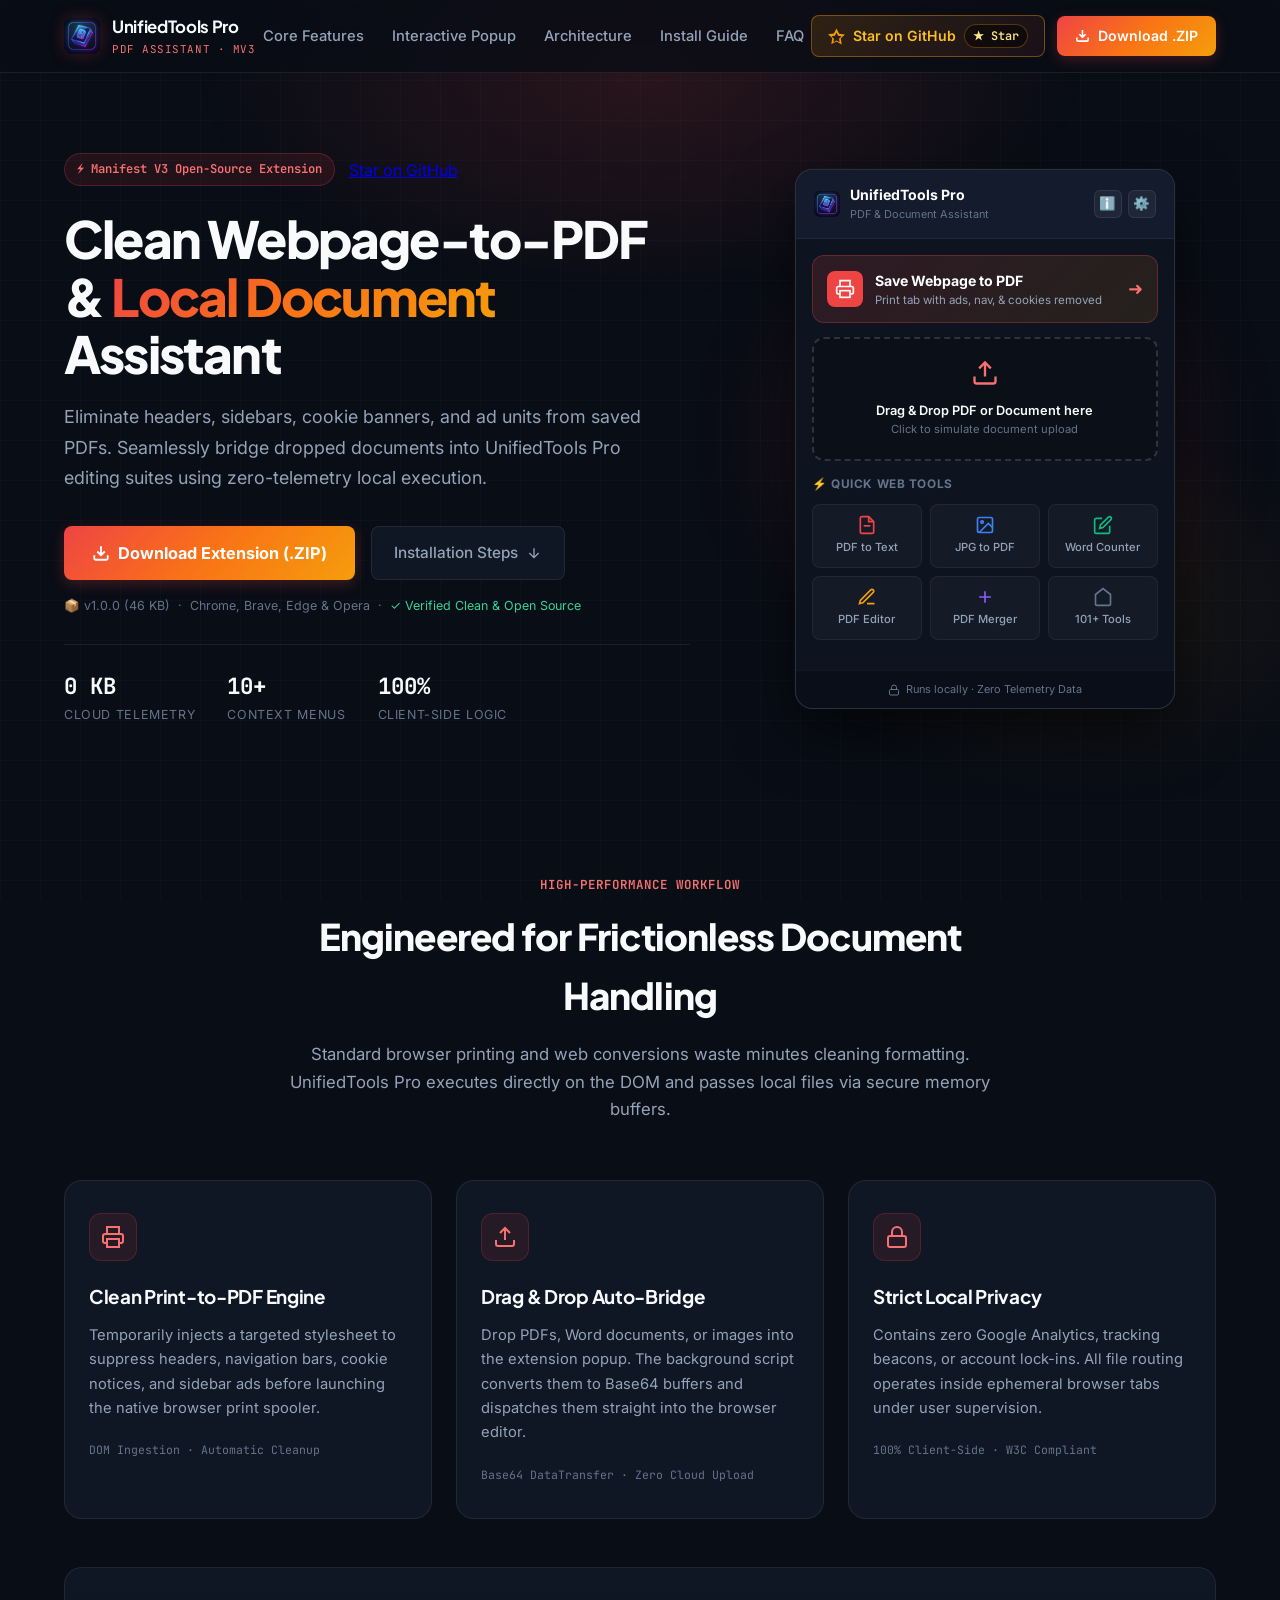
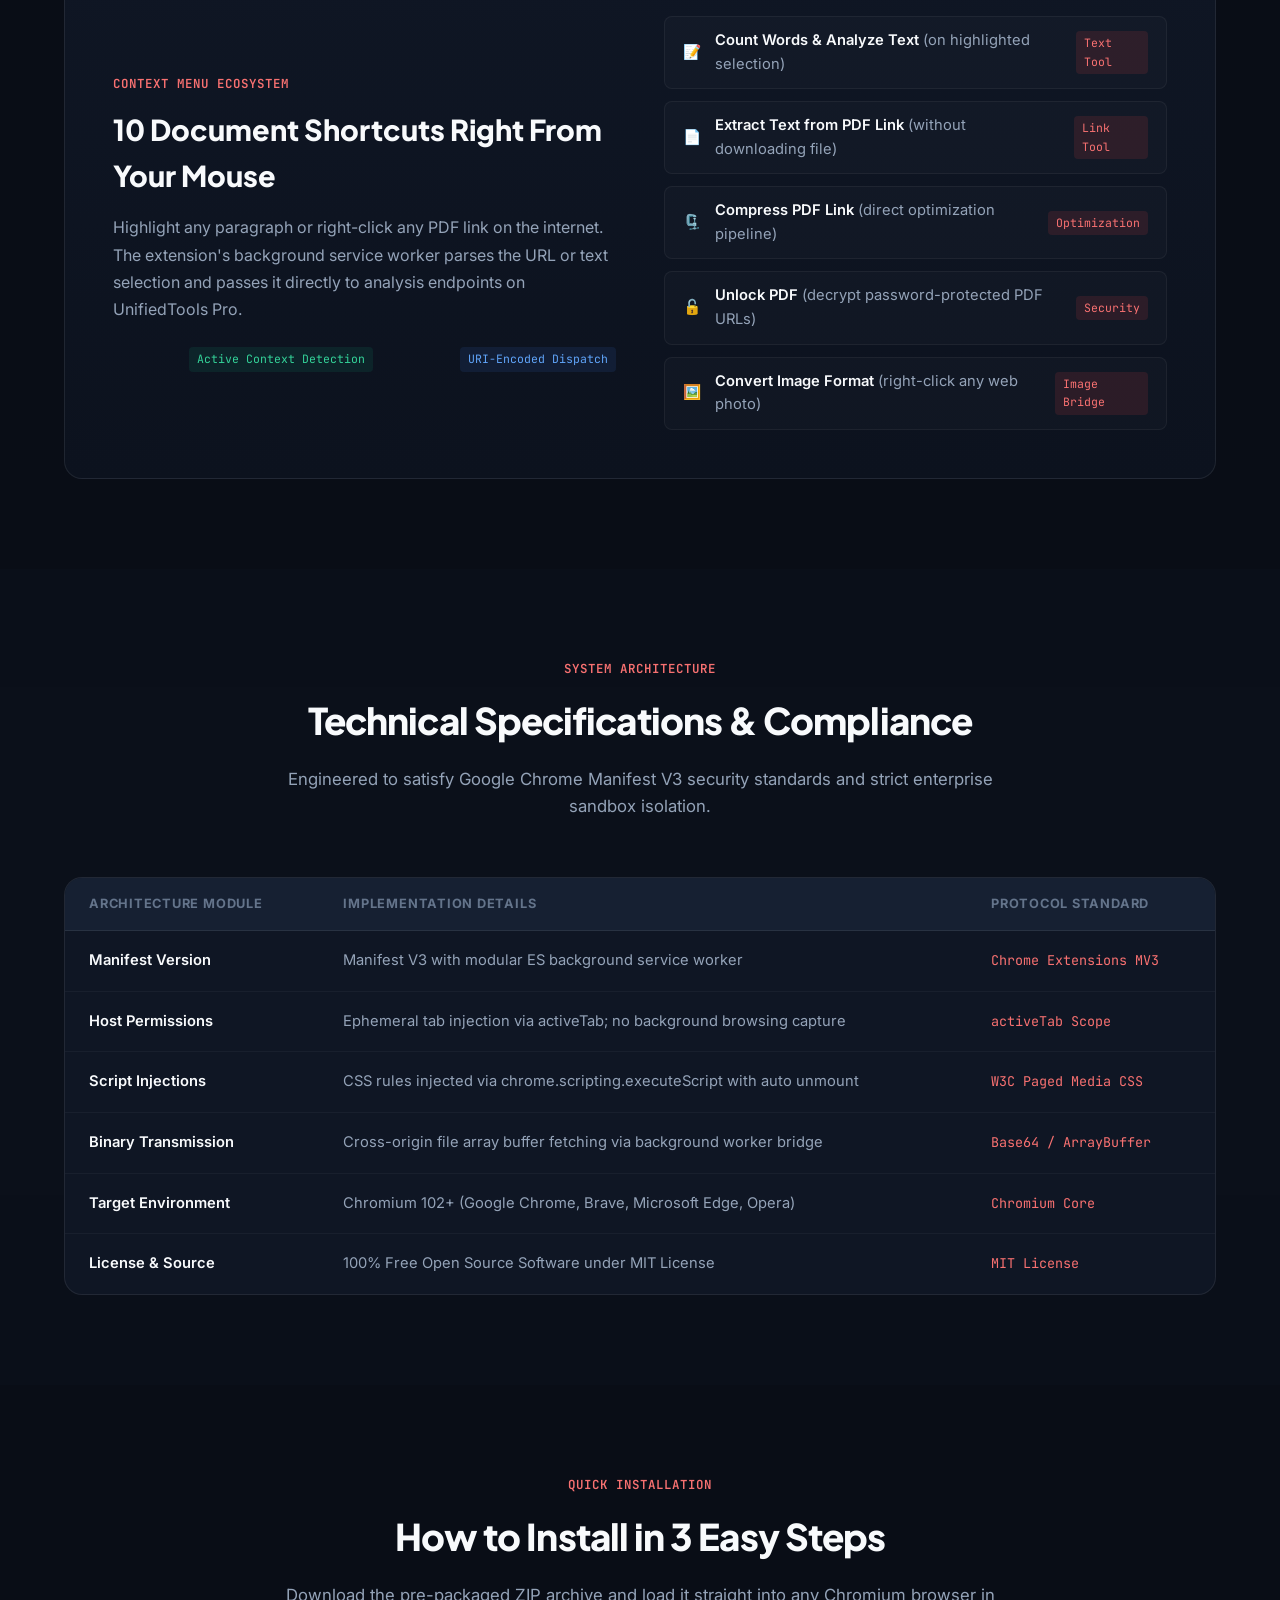
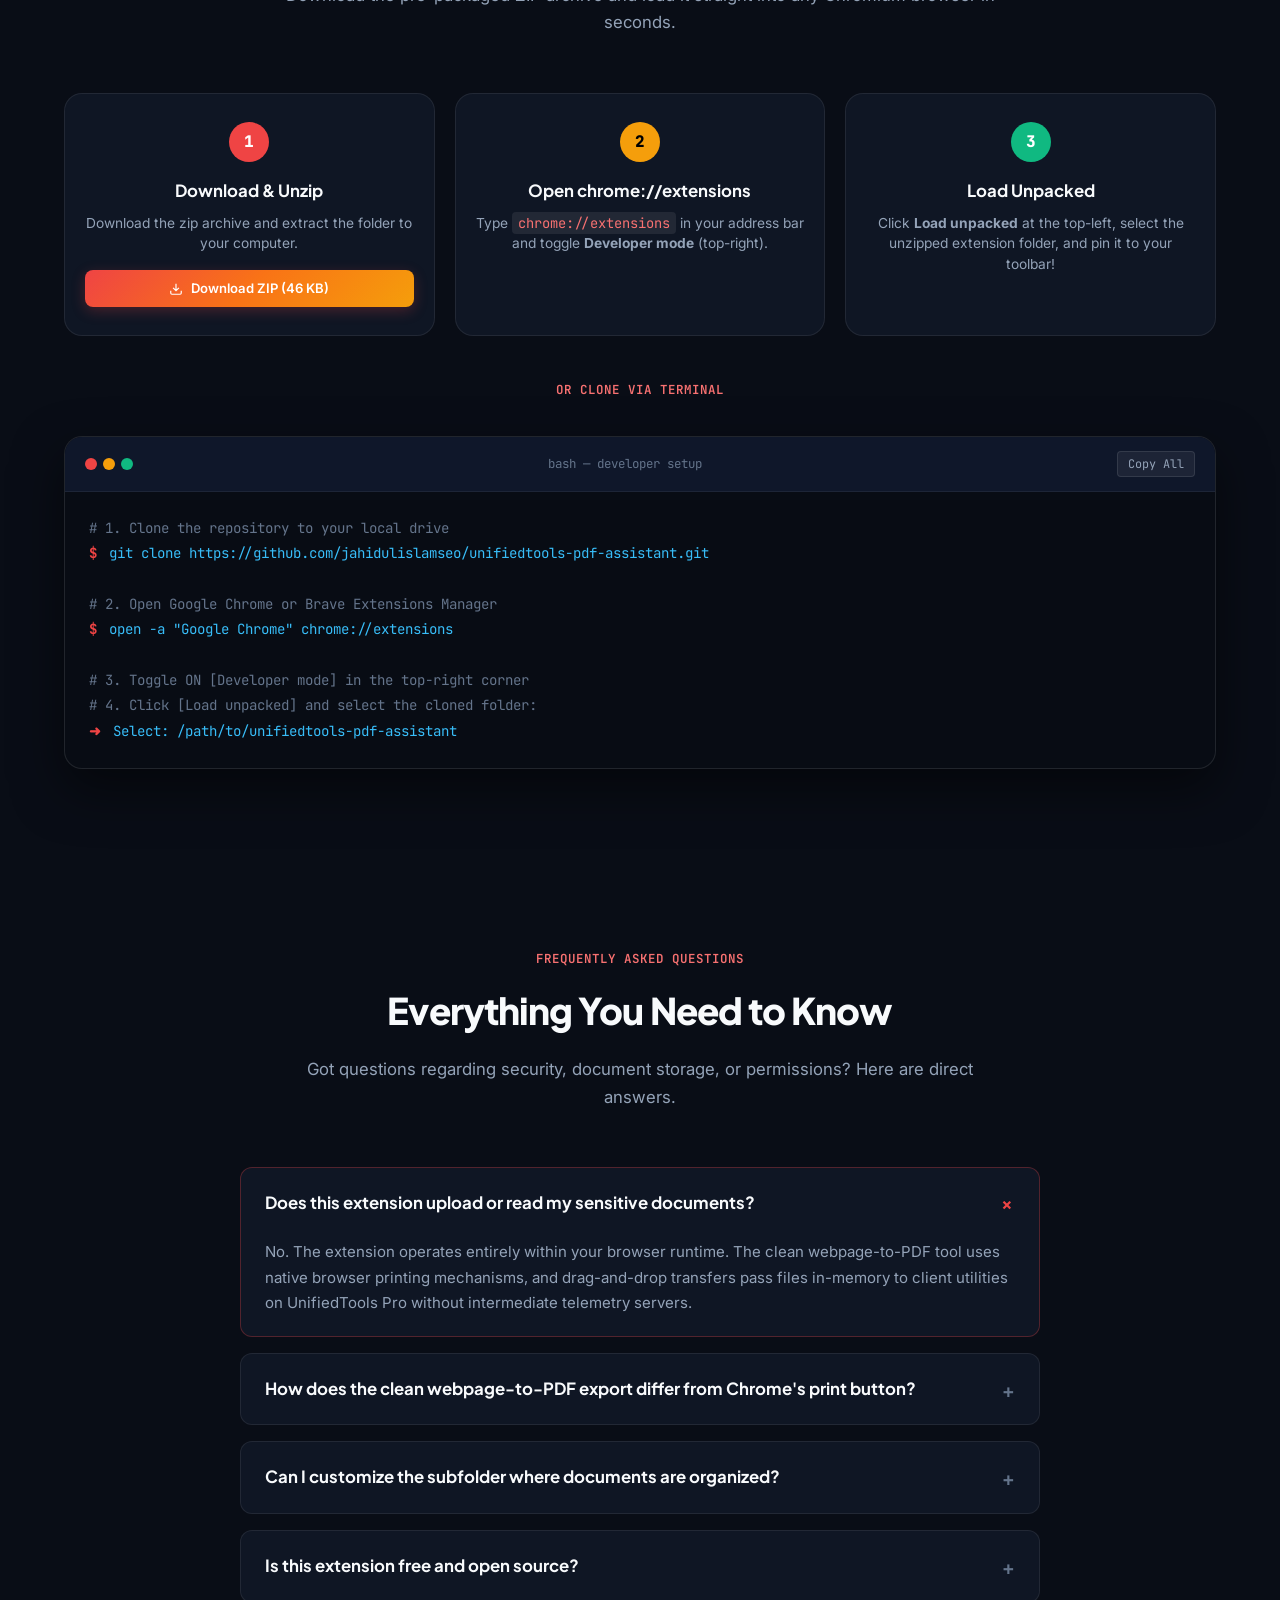
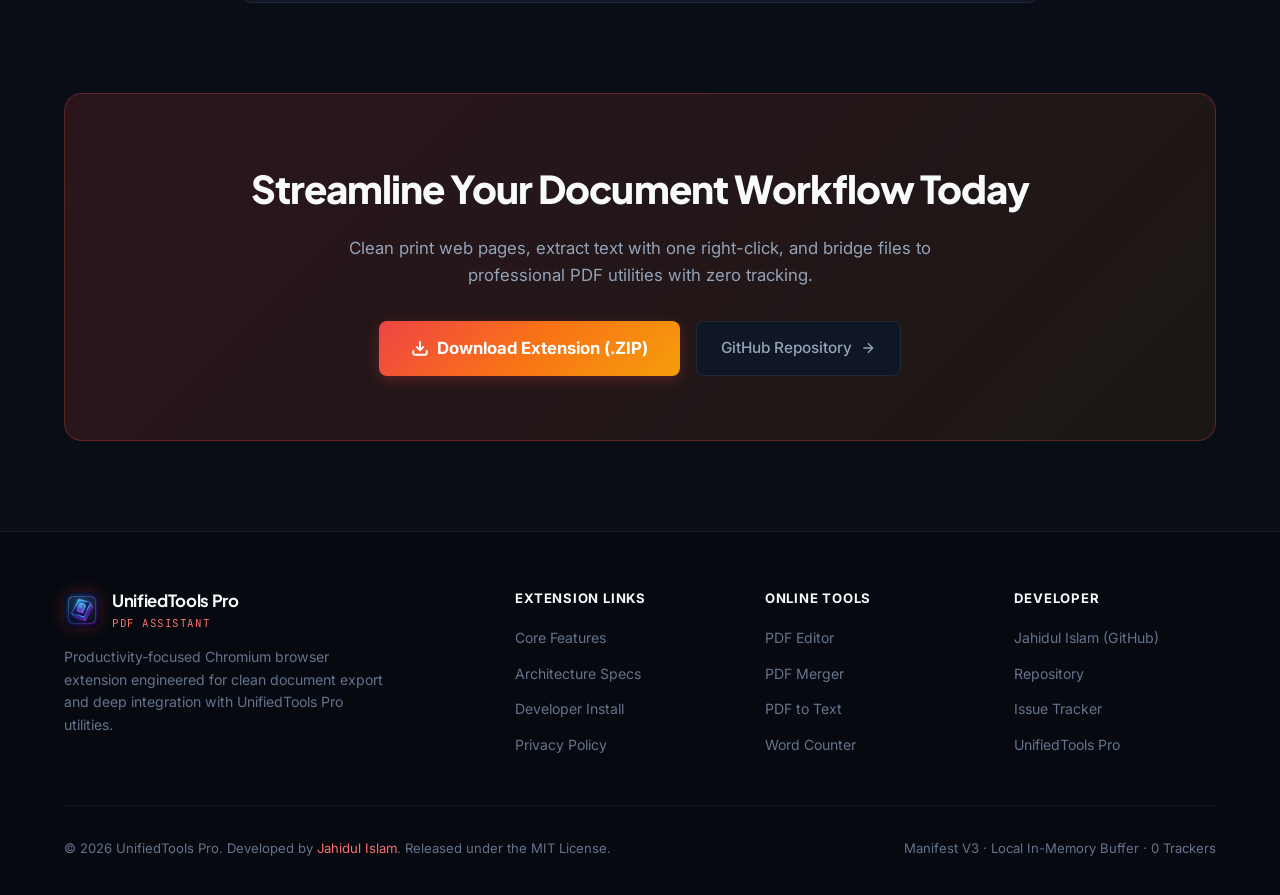
<file: index.html>
<!DOCTYPE html>
<html lang="en" prefix="og: https://ogp.me/ns#">
<head>
  <meta charset="UTF-8">
  <meta name="viewport" content="width=device-width, initial-scale=1.0">
  
  <title>UnifiedTools Pro PDF Assistant — Clean Webpage-to-PDF & Document Extension</title>
  <meta name="description" content="Convert webpages to clean print PDFs, extract document text, and bridge local files to UnifiedTools Pro with this open-source Manifest V3 Chrome extension.">
  <meta name="keywords" content="PDF assistant Chrome extension, webpage to PDF converter, Manifest V3 PDF extension, clean print PDF tool, browser document workflow">
  <meta name="author" content="Jahidul Islam">
  <meta name="robots" content="index, follow, max-snippet:-1, max-image-preview:large, max-video-preview:-1">
  <link rel="canonical" href="https://jahidulislamseo.github.io/unifiedtools-pdf-assistant/">

  <!-- Open Graph -->
  <meta property="og:type" content="website">
  <meta property="og:site_name" content="UnifiedTools Pro PDF Assistant">
  <meta property="og:locale" content="en_US">
  <meta property="og:url" content="https://jahidulislamseo.github.io/unifiedtools-pdf-assistant/">
  <meta property="og:title" content="UnifiedTools Pro PDF Assistant — Clean Webpage-to-PDF & Document Extension">
  <meta property="og:description" content="Open-source Manifest V3 Chrome extension to export clutter-free PDFs, extract text, and bridge local documents without cloud upload.">
  <meta property="og:image" content="https://jahidulislamseo.github.io/unifiedtools-pdf-assistant/icons/icon128.png">

  <!-- Twitter Card -->
  <meta name="twitter:card" content="summary_large_image">
  <meta name="twitter:title" content="UnifiedTools Pro PDF Assistant">
  <meta name="twitter:description" content="Convert webpages to clean print PDFs and route documents locally with zero cloud telemetry.">
  <meta name="twitter:image" content="https://jahidulislamseo.github.io/unifiedtools-pdf-assistant/icons/icon128.png">

  <!-- Favicons -->
  <link rel="icon" type="image/png" sizes="48x48" href="icons/icon48.png">
  <link rel="icon" type="image/png" sizes="32x32" href="icons/icon32.png">
  <link rel="icon" type="image/png" sizes="16x16" href="icons/icon16.png">
  <link rel="apple-touch-icon" href="icons/icon128.png">

  <!-- Google Fonts -->
  <link rel="preconnect" href="https://fonts.googleapis.com">
  <link rel="preconnect" href="https://fonts.gstatic.com" crossorigin>
  <link href="https://fonts.googleapis.com/css2?family=Inter:wght@400;500;600;700;800&family=JetBrains+Mono:wght@400;500;600;700&family=Plus+Jakarta+Sans:wght@600;700;800&display=swap" rel="stylesheet">

  <!-- Structured Data (JSON-LD) -->
  <script type="application/ld+json">
  {
    "@context": "https://schema.org",
    "@graph": [
      {
        "@type": "WebSite",
        "@id": "https://jahidulislamseo.github.io/unifiedtools-pdf-assistant/#website",
        "url": "https://jahidulislamseo.github.io/unifiedtools-pdf-assistant/",
        "name": "UnifiedTools Pro PDF Assistant",
        "publisher": {
          "@type": "Person",
          "name": "Jahidul Islam"
        }
      },
      {
        "@type": "SoftwareApplication",
        "@id": "https://jahidulislamseo.github.io/unifiedtools-pdf-assistant/#app",
        "name": "UnifiedTools Pro PDF Assistant",
        "applicationCategory": "BrowserApplication",
        "operatingSystem": "Chromium, Google Chrome, Brave, Microsoft Edge",
        "offers": {
          "@type": "Offer",
          "price": "0",
          "priceCurrency": "USD"
        },
        "description": "Open-source Manifest V3 Chrome extension to strip webpage clutter for PDF export, process context menu shortcuts, and bridge local documents to UnifiedTools Pro.",
        "softwareVersion": "1.0.0",
        "author": {
          "@type": "Person",
          "name": "Jahidul Islam"
        },
        "license": "https://opensource.org/licenses/MIT"
      },
      {
        "@type": "FAQPage",
        "@id": "https://jahidulislamseo.github.io/unifiedtools-pdf-assistant/#faq",
        "mainEntity": [
          {
            "@type": "Question",
            "name": "Does this extension upload my PDF files to an external server?",
            "acceptedAnswer": {
              "@type": "Answer",
              "text": "No. The extension operates with zero telemetry. Webpage print-to-PDF is executed locally by injecting clean print styles directly into your browser tab."
            }
          },
          {
            "@type": "Question",
            "name": "How does the clean print-to-PDF feature work?",
            "acceptedAnswer": {
              "@type": "Answer",
              "text": "It injects a targeted stylesheet matching navigation bars, sticky headers, sidebar ads, and cookie banners to suppress them during browser print rendering, then triggers window.print()."
            }
          },
          {
            "@type": "Question",
            "name": "Which browsers are supported?",
            "acceptedAnswer": {
              "@type": "Answer",
              "text": "All Chromium-based browsers with Manifest V3 support, including Google Chrome 102+, Brave, Microsoft Edge, Opera, and Vivaldi."
            }
          }
        ]
      }
    ]
  }
  </script>

  <style>
    :root {
      --bg-base: #090d16;
      --bg-surface: #0f1624;
      --bg-surface-elevated: #162032;
      --bg-surface-border: rgba(255, 255, 255, 0.08);
      
      --accent-primary: #ef4444;
      --accent-gradient: linear-gradient(135deg, #ef4444 0%, #f97316 50%, #f59e0b 100%);
      --accent-glow: rgba(239, 68, 68, 0.25);
      
      --text-primary: #f8fafc;
      --text-secondary: #94a3b8;
      --text-muted: #64748b;
      
      --font-body: 'Inter', -apple-system, BlinkMacSystemFont, sans-serif;
      --font-display: 'Plus Jakarta Sans', var(--font-body);
      --font-mono: 'JetBrains Mono', monospace;
      
      --radius-sm: 8px;
      --radius-md: 12px;
      --radius-lg: 18px;
      --radius-full: 9999px;
      
      --transition: all 0.2s cubic-bezier(0.16, 1, 0.3, 1);
    }

    * {
      box-sizing: border-box;
      margin: 0;
      padding: 0;
    }

    body {
      background-color: var(--bg-base);
      color: var(--text-primary);
      font-family: var(--font-body);
      line-height: 1.6;
      -webkit-font-smoothing: antialiased;
      overflow-x: hidden;
    }

    /* Ambient Background Gradients */
    .ambient-glow-1 {
      position: fixed;
      top: -150px;
      left: 50%;
      transform: translateX(-50%);
      width: 900px;
      height: 450px;
      background: radial-gradient(ellipse at center, rgba(239, 68, 68, 0.14), transparent 70%);
      z-index: 0;
      pointer-events: none;
    }

    .ambient-glow-2 {
      position: fixed;
      bottom: 10%;
      right: -100px;
      width: 600px;
      height: 400px;
      background: radial-gradient(ellipse at center, rgba(245, 158, 11, 0.08), transparent 70%);
      z-index: 0;
      pointer-events: none;
    }

    /* Top Grid Overlay */
    .grid-pattern {
      position: fixed;
      inset: 0;
      background-image: 
        linear-gradient(rgba(255, 255, 255, 0.02) 1px, transparent 1px),
        linear-gradient(90deg, rgba(255, 255, 255, 0.02) 1px, transparent 1px);
      background-size: 40px 40px;
      z-index: 0;
      pointer-events: none;
    }

    .container {
      width: 100%;
      max-width: 1200px;
      margin: 0 auto;
      padding: 0 24px;
      position: relative;
      z-index: 1;
    }

    /* Header Navigation */
    .site-header {
      position: sticky;
      top: 0;
      backdrop-filter: blur(16px);
      -webkit-backdrop-filter: blur(16px);
      background: rgba(9, 13, 22, 0.75);
      border-bottom: 1px solid var(--bg-surface-border);
      z-index: 100;
    }

    .nav-wrapper {
      display: flex;
      align-items: center;
      justify-content: space-between;
      height: 72px;
    }

    .brand-group {
      display: flex;
      align-items: center;
      gap: 12px;
      text-decoration: none;
      color: inherit;
    }

    .brand-logo {
      width: 36px;
      height: 36px;
      border-radius: var(--radius-sm);
      box-shadow: 0 0 16px var(--accent-glow);
    }

    .brand-info {
      display: flex;
      flex-direction: column;
    }

    .brand-name {
      font-family: var(--font-display);
      font-weight: 700;
      font-size: 1.05rem;
      letter-spacing: -0.02em;
    }

    .brand-badge {
      font-family: var(--font-mono);
      font-size: 0.68rem;
      color: #f87171;
      text-transform: uppercase;
      letter-spacing: 0.05em;
    }

    .nav-links {
      display: flex;
      align-items: center;
      gap: 28px;
      list-style: none;
    }

    .nav-link {
      color: var(--text-secondary);
      text-decoration: none;
      font-size: 0.92rem;
      font-weight: 500;
      transition: var(--transition);
    }

    .nav-link:hover {
      color: var(--text-primary);
    }

    .header-cta-group {
      display: flex;
      align-items: center;
      gap: 12px;
    }

    .btn-icon-link {
      display: inline-flex;
      align-items: center;
      gap: 8px;
      padding: 8px 14px;
      background: var(--bg-surface);
      border: 1px solid var(--bg-surface-border);
      border-radius: var(--radius-sm);
      color: var(--text-secondary);
      text-decoration: none;
      font-size: 0.86rem;
      font-weight: 500;
      transition: var(--transition);
    }

    .btn-icon-link:hover {
      background: var(--bg-surface-elevated);
      color: var(--text-primary);
      border-color: rgba(255, 255, 255, 0.15);
    }

    .btn-primary {
      display: inline-flex;
      align-items: center;
      gap: 8px;
      padding: 9px 18px;
      background: var(--accent-gradient);
      border: none;
      border-radius: var(--radius-sm);
      color: #fff;
      text-decoration: none;
      font-size: 0.88rem;
      font-weight: 600;
      box-shadow: 0 4px 14px var(--accent-glow);
      cursor: pointer;
      transition: var(--transition);
    }

    .btn-primary:hover {
      transform: translateY(-1px);
      box-shadow: 0 6px 20px rgba(239, 68, 68, 0.4);
    }

    /* Hero Section */
    .hero-section {
      padding: 80px 0 60px;
    }

    .hero-grid {
      display: grid;
      grid-template-columns: 1.15fr 0.85fr;
      gap: 64px;
      align-items: center;
    }

    .hero-eyebrow {
      display: inline-flex;
      align-items: center;
      gap: 8px;
      padding: 6px 12px;
      background: rgba(239, 68, 68, 0.1);
      border: 1px solid rgba(239, 68, 68, 0.25);
      border-radius: var(--radius-full);
      color: #f87171;
      font-family: var(--font-mono);
      font-size: 0.76rem;
      font-weight: 600;
      margin-bottom: 24px;
    }

    .hero-title {
      font-family: var(--font-display);
      font-size: 3.2rem;
      line-height: 1.12;
      font-weight: 800;
      letter-spacing: -0.035em;
      margin-bottom: 20px;
    }

    .text-gradient {
      background: var(--accent-gradient);
      -webkit-background-clip: text;
      -webkit-text-fill-color: transparent;
    }

    .hero-description {
      font-size: 1.12rem;
      color: var(--text-secondary);
      line-height: 1.7;
      margin-bottom: 32px;
      max-width: 580px;
    }

    .hero-actions {
      display: flex;
      align-items: center;
      gap: 16px;
      margin-bottom: 40px;
    }

    .hero-stats {
      display: flex;
      align-items: center;
      gap: 32px;
      padding-top: 24px;
      border-top: 1px solid var(--bg-surface-border);
    }

    .stat-item {
      display: flex;
      flex-direction: column;
    }

    .stat-value {
      font-family: var(--font-mono);
      font-size: 1.4rem;
      font-weight: 700;
      color: var(--text-primary);
    }

    .stat-label {
      font-size: 0.78rem;
      color: var(--text-muted);
      text-transform: uppercase;
      letter-spacing: 0.05em;
    }

    /* Extension Interactive Mockup */
    .mockup-wrapper {
      position: relative;
    }

    .mockup-glow {
      position: absolute;
      inset: -20px;
      background: radial-gradient(circle at center, rgba(239, 68, 68, 0.2), transparent 70%);
      filter: blur(30px);
      z-index: 0;
    }

    .extension-window {
      position: relative;
      z-index: 1;
      width: 100%;
      max-width: 380px;
      margin: 0 auto;
      background: #0d131f;
      border: 1px solid rgba(255, 255, 255, 0.12);
      border-radius: var(--radius-lg);
      box-shadow: 0 24px 60px rgba(0, 0, 0, 0.6), 0 0 1px rgba(255, 255, 255, 0.2);
      overflow: hidden;
    }

    .ext-header {
      display: flex;
      align-items: center;
      justify-content: space-between;
      padding: 14px 18px;
      background: #131b2c;
      border-bottom: 1px solid rgba(255, 255, 255, 0.06);
    }

    .ext-brand {
      display: flex;
      align-items: center;
      gap: 10px;
    }

    .ext-brand img {
      width: 26px;
      height: 26px;
      border-radius: 6px;
    }

    .ext-brand-text {
      display: flex;
      flex-direction: column;
    }

    .ext-brand-title {
      font-size: 0.88rem;
      font-weight: 700;
      color: #fff;
    }

    .ext-brand-sub {
      font-size: 0.68rem;
      color: var(--text-muted);
    }

    .ext-tools {
      display: flex;
      gap: 6px;
    }

    .ext-mini-btn {
      width: 28px;
      height: 28px;
      border-radius: 6px;
      background: rgba(255, 255, 255, 0.05);
      border: 1px solid rgba(255, 255, 255, 0.08);
      color: var(--text-secondary);
      display: flex;
      align-items: center;
      justify-content: center;
      cursor: pointer;
      transition: var(--transition);
    }

    .ext-mini-btn:hover {
      background: rgba(255, 255, 255, 0.12);
      color: #fff;
    }

    .ext-body {
      padding: 16px;
    }

    .ext-action-card {
      display: flex;
      align-items: center;
      gap: 12px;
      padding: 14px;
      background: linear-gradient(135deg, rgba(239, 68, 68, 0.15), rgba(245, 158, 11, 0.1));
      border: 1px solid rgba(239, 68, 68, 0.3);
      border-radius: var(--radius-md);
      margin-bottom: 14px;
      cursor: pointer;
      transition: var(--transition);
    }

    .ext-action-card:hover {
      background: linear-gradient(135deg, rgba(239, 68, 68, 0.25), rgba(245, 158, 11, 0.18));
      transform: translateY(-1px);
    }

    .ext-card-icon {
      width: 36px;
      height: 36px;
      border-radius: 8px;
      background: #ef4444;
      display: flex;
      align-items: center;
      justify-content: center;
      color: #fff;
      flex-shrink: 0;
    }

    .ext-card-title {
      font-size: 0.88rem;
      font-weight: 700;
      color: #fff;
    }

    .ext-card-desc {
      font-size: 0.72rem;
      color: var(--text-secondary);
      line-height: 1.4;
    }

    .ext-dropzone {
      border: 2px dashed rgba(255, 255, 255, 0.15);
      border-radius: var(--radius-md);
      padding: 20px 14px;
      text-align: center;
      margin-bottom: 14px;
      background: rgba(0, 0, 0, 0.2);
      cursor: pointer;
      transition: var(--transition);
    }

    .ext-dropzone:hover, .ext-dropzone.active {
      border-color: #ef4444;
      background: rgba(239, 68, 68, 0.05);
    }

    .ext-drop-icon {
      width: 28px;
      height: 28px;
      color: #f87171;
      margin-bottom: 6px;
    }

    .ext-drop-title {
      font-size: 0.8rem;
      font-weight: 600;
      color: var(--text-primary);
    }

    .ext-drop-sub {
      font-size: 0.7rem;
      color: var(--text-muted);
    }

    .ext-section-header {
      font-size: 0.74rem;
      font-weight: 700;
      color: var(--text-muted);
      text-transform: uppercase;
      letter-spacing: 0.05em;
      margin-bottom: 10px;
    }

    .ext-grid {
      display: grid;
      grid-template-columns: repeat(3, 1fr);
      gap: 8px;
      margin-bottom: 14px;
    }

    .ext-grid-item {
      display: flex;
      flex-direction: column;
      align-items: center;
      padding: 10px 4px;
      background: rgba(255, 255, 255, 0.03);
      border: 1px solid rgba(255, 255, 255, 0.06);
      border-radius: var(--radius-sm);
      text-decoration: none;
      color: var(--text-secondary);
      font-size: 0.7rem;
      font-weight: 500;
      transition: var(--transition);
    }

    .ext-grid-item:hover {
      background: rgba(255, 255, 255, 0.08);
      color: #fff;
      transform: translateY(-2px);
    }

    .ext-grid-icon {
      width: 20px;
      height: 20px;
      margin-bottom: 4px;
    }

    .ext-footer {
      display: flex;
      align-items: center;
      justify-content: center;
      gap: 6px;
      padding: 10px;
      background: #090e18;
      border-top: 1px solid rgba(255, 255, 255, 0.04);
      font-size: 0.68rem;
      color: var(--text-muted);
    }

    /* Live Simulation Feedback Toast */
    #demoToast {
      position: absolute;
      bottom: 24px;
      left: 50%;
      transform: translateX(-50%) translateY(50px);
      padding: 8px 16px;
      background: #10b981;
      color: #fff;
      font-size: 0.78rem;
      font-weight: 600;
      border-radius: var(--radius-full);
      box-shadow: 0 10px 25px rgba(16, 185, 129, 0.4);
      opacity: 0;
      pointer-events: none;
      transition: all 0.3s cubic-bezier(0.16, 1, 0.3, 1);
      z-index: 10;
      white-space: nowrap;
    }

    #demoToast.show {
      transform: translateX(-50%) translateY(0);
      opacity: 1;
    }

    /* Feature Grid Section */
    .section {
      padding: 90px 0;
    }

    .section-header {
      text-align: center;
      max-width: 720px;
      margin: 0 auto 56px;
    }

    .section-tag {
      font-family: var(--font-mono);
      font-size: 0.78rem;
      font-weight: 600;
      color: #f87171;
      text-transform: uppercase;
      letter-spacing: 0.08em;
      margin-bottom: 12px;
      display: block;
    }

    .section-title {
      font-family: var(--font-display);
      font-size: 2.3rem;
      font-weight: 800;
      letter-spacing: -0.025em;
      margin-bottom: 16px;
    }

    .section-subtitle {
      color: var(--text-secondary);
      font-size: 1.05rem;
      line-height: 1.65;
    }

    .features-grid {
      display: grid;
      grid-template-columns: repeat(3, 1fr);
      gap: 24px;
    }

    .feature-card {
      background: var(--bg-surface);
      border: 1px solid var(--bg-surface-border);
      border-radius: var(--radius-lg);
      padding: 32px 24px;
      transition: var(--transition);
      position: relative;
    }

    .feature-card:hover {
      border-color: rgba(239, 68, 68, 0.35);
      background: var(--bg-surface-elevated);
      transform: translateY(-4px);
    }

    .feature-icon-wrap {
      width: 48px;
      height: 48px;
      border-radius: var(--radius-md);
      background: rgba(239, 68, 68, 0.1);
      border: 1px solid rgba(239, 68, 68, 0.2);
      display: flex;
      align-items: center;
      justify-content: center;
      color: #f87171;
      margin-bottom: 20px;
    }

    .feature-card-title {
      font-family: var(--font-display);
      font-size: 1.18rem;
      font-weight: 700;
      margin-bottom: 12px;
      letter-spacing: -0.015em;
    }

    .feature-card-desc {
      color: var(--text-secondary);
      font-size: 0.92rem;
      line-height: 1.65;
      margin-bottom: 16px;
    }

    .feature-tag {
      font-family: var(--font-mono);
      font-size: 0.72rem;
      color: var(--text-muted);
    }

    /* Context Menus Showcase */
    .context-showcase {
      background: linear-gradient(180deg, var(--bg-surface) 0%, #0c121e 100%);
      border: 1px solid var(--bg-surface-border);
      border-radius: var(--radius-lg);
      padding: 48px;
      margin-top: 48px;
      display: grid;
      grid-template-columns: 1fr 1fr;
      gap: 48px;
      align-items: center;
    }

    .context-menu-list {
      list-style: none;
      display: flex;
      flex-direction: column;
      gap: 12px;
    }

    .context-menu-item {
      display: flex;
      align-items: center;
      gap: 14px;
      padding: 12px 18px;
      background: rgba(255, 255, 255, 0.02);
      border: 1px solid rgba(255, 255, 255, 0.05);
      border-radius: var(--radius-sm);
      font-size: 0.92rem;
      color: var(--text-secondary);
    }

    .context-menu-item strong {
      color: var(--text-primary);
      font-weight: 600;
    }

    .context-tag {
      margin-left: auto;
      font-family: var(--font-mono);
      font-size: 0.72rem;
      padding: 3px 8px;
      background: rgba(239, 68, 68, 0.12);
      color: #f87171;
      border-radius: 4px;
    }

    /* Technical Specifications Table */
    .specs-table-wrap {
      background: var(--bg-surface);
      border: 1px solid var(--bg-surface-border);
      border-radius: var(--radius-lg);
      overflow: hidden;
      margin-top: 32px;
    }

    .specs-table {
      width: 100%;
      border-collapse: collapse;
      text-align: left;
    }

    .specs-table th {
      background: var(--bg-surface-elevated);
      padding: 16px 24px;
      font-size: 0.8rem;
      font-weight: 700;
      color: var(--text-muted);
      text-transform: uppercase;
      letter-spacing: 0.06em;
      border-bottom: 1px solid var(--bg-surface-border);
    }

    .specs-table td {
      padding: 18px 24px;
      font-size: 0.92rem;
      border-bottom: 1px solid rgba(255, 255, 255, 0.04);
      color: var(--text-secondary);
    }

    .specs-table tr:last-child td {
      border-bottom: none;
    }

    .specs-table td strong {
      color: var(--text-primary);
      font-weight: 600;
    }

    .specs-mono {
      font-family: var(--font-mono);
      font-size: 0.84rem;
      color: #f87171;
    }

    /* Installation Code Terminal */
    .terminal-card {
      background: #080c14;
      border: 1px solid rgba(255, 255, 255, 0.1);
      border-radius: var(--radius-lg);
      overflow: hidden;
      box-shadow: 0 20px 50px rgba(0, 0, 0, 0.5);
    }

    .terminal-header {
      display: flex;
      align-items: center;
      justify-content: space-between;
      padding: 14px 20px;
      background: #0f172a;
      border-bottom: 1px solid rgba(255, 255, 255, 0.06);
    }

    .terminal-dots {
      display: flex;
      gap: 6px;
    }

    .dot {
      width: 12px;
      height: 12px;
      border-radius: 50%;
    }

    .dot-red { background: #ef4444; }
    .dot-yellow { background: #f59e0b; }
    .dot-green { background: #10b981; }

    .terminal-title {
      font-family: var(--font-mono);
      font-size: 0.78rem;
      color: var(--text-muted);
    }

    .terminal-copy-btn {
      background: rgba(255, 255, 255, 0.06);
      border: 1px solid rgba(255, 255, 255, 0.1);
      color: var(--text-secondary);
      padding: 4px 10px;
      border-radius: 4px;
      font-family: var(--font-mono);
      font-size: 0.74rem;
      cursor: pointer;
      transition: var(--transition);
    }

    .terminal-copy-btn:hover {
      background: rgba(255, 255, 255, 0.12);
      color: #fff;
    }

    .terminal-body {
      padding: 24px;
      font-family: var(--font-mono);
      font-size: 0.88rem;
      line-height: 1.8;
      color: #e2e8f0;
      overflow-x: auto;
    }

    .terminal-line {
      display: flex;
      align-items: flex-start;
      gap: 12px;
    }

    .t-prompt {
      color: #ef4444;
      user-select: none;
      font-weight: 700;
    }

    .t-comment {
      color: #64748b;
    }

    .t-cmd {
      color: #38bdf8;
    }

    /* FAQ Section */
    .faq-list {
      max-width: 800px;
      margin: 0 auto;
      display: flex;
      flex-direction: column;
      gap: 16px;
    }

    .faq-item {
      background: var(--bg-surface);
      border: 1px solid var(--bg-surface-border);
      border-radius: var(--radius-md);
      overflow: hidden;
      transition: var(--transition);
    }

    .faq-item.active {
      border-color: rgba(239, 68, 68, 0.3);
    }

    .faq-question {
      padding: 20px 24px;
      display: flex;
      align-items: center;
      justify-content: space-between;
      cursor: pointer;
      font-family: var(--font-display);
      font-size: 1.05rem;
      font-weight: 700;
      color: var(--text-primary);
    }

    .faq-toggle {
      font-size: 1.2rem;
      color: var(--text-muted);
      transition: transform 0.2s ease;
    }

    .faq-item.active .faq-toggle {
      transform: rotate(45deg);
      color: #ef4444;
    }

    .faq-answer {
      padding: 0 24px 20px;
      color: var(--text-secondary);
      font-size: 0.94rem;
      line-height: 1.7;
      display: none;
    }

    .faq-item.active .faq-answer {
      display: block;
    }

    /* CTA Bottom Banner */
    .cta-banner {
      background: linear-gradient(135deg, rgba(239, 68, 68, 0.15) 0%, rgba(245, 158, 11, 0.08) 100%);
      border: 1px solid rgba(239, 68, 68, 0.3);
      border-radius: var(--radius-lg);
      padding: 64px 40px;
      text-align: center;
      position: relative;
      overflow: hidden;
    }

    .cta-banner h2 {
      font-family: var(--font-display);
      font-size: 2.4rem;
      font-weight: 800;
      letter-spacing: -0.025em;
      margin-bottom: 16px;
    }

    .cta-banner p {
      color: var(--text-secondary);
      font-size: 1.05rem;
      max-width: 600px;
      margin: 0 auto 32px;
    }

    /* Footer */
    .site-footer {
      border-top: 1px solid var(--bg-surface-border);
      padding: 56px 0 36px;
      background: #060910;
    }

    .footer-grid {
      display: grid;
      grid-template-columns: 2fr 1fr 1fr 1fr;
      gap: 48px;
      margin-bottom: 48px;
    }

    .footer-brand-title {
      font-family: var(--font-display);
      font-weight: 700;
      font-size: 1.1rem;
      margin-bottom: 12px;
    }

    .footer-brand-desc {
      color: var(--text-muted);
      font-size: 0.88rem;
      line-height: 1.6;
      max-width: 320px;
    }

    .footer-col-title {
      font-size: 0.82rem;
      font-weight: 700;
      color: var(--text-primary);
      text-transform: uppercase;
      letter-spacing: 0.06em;
      margin-bottom: 16px;
    }

    .footer-col-links {
      list-style: none;
      display: flex;
      flex-direction: column;
      gap: 10px;
    }

    .footer-col-links a {
      color: var(--text-muted);
      text-decoration: none;
      font-size: 0.88rem;
      transition: var(--transition);
    }

    .footer-col-links a:hover {
      color: #fff;
    }

    .footer-bottom {
      display: flex;
      align-items: center;
      justify-content: space-between;
      padding-top: 32px;
      border-top: 1px solid rgba(255, 255, 255, 0.05);
      font-size: 0.82rem;
      color: var(--text-muted);
    }

    
    /* GitHub Star Custom Button */
    .btn-star {
      display: inline-flex;
      align-items: center;
      gap: 8px;
      padding: 8px 16px;
      background: linear-gradient(135deg, rgba(245, 158, 11, 0.15), rgba(239, 68, 68, 0.08));
      border: 1px solid rgba(245, 158, 11, 0.4);
      border-radius: var(--radius-sm);
      color: #fbbf24;
      text-decoration: none;
      font-size: 0.88rem;
      font-weight: 600;
      transition: var(--transition);
      cursor: pointer;
    }
    .btn-star:hover {
      background: linear-gradient(135deg, rgba(245, 158, 11, 0.3), rgba(239, 68, 68, 0.22));
      border-color: #f59e0b;
      transform: translateY(-1px);
      box-shadow: 0 4px 14px rgba(245, 158, 11, 0.3);
      color: #fff;
    }
    .btn-star svg {
      color: #f59e0b;
      transition: transform 0.25s ease;
    }
    .btn-star:hover svg {
      transform: scale(1.25) rotate(12deg);
      color: #fbbf24;
    }
    .star-counter {
      padding: 2px 8px;
      background: rgba(0, 0, 0, 0.45);
      border: 1px solid rgba(245, 158, 11, 0.3);
      border-radius: var(--radius-full);
      font-family: var(--font-mono);
      font-size: 0.74rem;
      color: #fde68a;
    }

    /* Responsive */
    @media (max-width: 960px) {
      .hero-grid {
        grid-template-columns: 1fr;
        text-align: center;
        gap: 48px;
      }
      .hero-eyebrow {
        margin: 0 auto 24px;
      }
      .hero-description {
        margin: 0 auto 32px;
      }
      .hero-actions {
        justify-content: center;
      }
      .hero-stats {
        justify-content: center;
      }
      .features-grid {
        grid-template-columns: 1fr;
      }
      .context-showcase {
        grid-template-columns: 1fr;
      }
      .footer-grid {
        grid-template-columns: 1fr 1fr;
      }
    }

    @media (max-width: 640px) {
      .nav-links {
        display: none;
      }
      .hero-title {
        font-size: 2.3rem;
      }
      .footer-grid {
        grid-template-columns: 1fr;
      }
      .footer-bottom {
        flex-direction: column;
        gap: 12px;
        text-align: center;
      }
    }
  </style>
  <script async defer src="https://buttons.github.io/buttons.js"></script>
</head>
<body>

  <div class="ambient-glow-1"></div>
  <div class="ambient-glow-2"></div>
  <div class="grid-pattern"></div>

  <!-- Header -->
  <header class="site-header">
    <div class="container nav-wrapper">
      <a href="#" class="brand-group">
        <img src="icons/icon48.png" class="brand-logo" alt="UnifiedTools Pro Logo" />
        <div class="brand-info">
          <span class="brand-name">UnifiedTools Pro</span>
          <span class="brand-badge">PDF Assistant · MV3</span>
        </div>
      </a>

      <ul class="nav-links">
        <li><a href="#features" class="nav-link">Core Features</a></li>
        <li><a href="#demo" class="nav-link">Interactive Popup</a></li>
        <li><a href="#architecture" class="nav-link">Architecture</a></li>
        <li><a href="#installation" class="nav-link">Install Guide</a></li>
        <li><a href="#faq" class="nav-link">FAQ</a></li>
      </ul>

      <div class="header-cta-group">
        <a href="https://github.com/jahidulislamseo/unifiedtools-pdf-assistant" target="_blank" rel="noopener noreferrer" class="btn-star" id="btnHeaderStar" title="Give a Star on GitHub">
          <svg width="17" height="17" viewBox="0 0 24 24" fill="currentColor"><path d="M12 .587l3.668 7.431 8.2 1.192-5.934 5.784 1.399 8.163L12 18.896l-7.333 3.861 1.399-8.163-5.934-5.784 8.2-1.192zm0 5.702l-2.233 4.524-4.993.726 3.613 3.521-.852 4.97 4.465-2.348 4.465 2.348-.852-4.97 3.613-3.521-4.993-.726z"/></svg>
          <span>Star on GitHub</span>
          <span class="star-counter" id="navStarCount">★ Star</span>
        </a>
        <a href="unifiedtools-pdf-assistant-v1.0.0.zip" download="unifiedtools-pdf-assistant-v1.0.0.zip" class="btn-primary" id="btnNavDownload">
          <svg width="15" height="15" viewBox="0 0 24 24" fill="none" stroke="currentColor" stroke-width="2.5"><path d="M21 15v4a2 2 0 0 1-2 2H5a2 2 0 0 1-2-2v-4M7 10l5 5 5-5M12 15V3"/></svg>
          <span>Download .ZIP</span>
        </a>
      </div>
    </div>
  </header>

  <!-- Hero Section -->
  <section class="hero-section">
    <div class="container hero-grid">
      <div class="hero-copy">
        <div style="display: flex; align-items: center; gap: 14px; margin-bottom: 24px; flex-wrap: wrap;">
          <div class="hero-eyebrow" style="margin-bottom: 0;">
            <span>⚡ Manifest V3 Open-Source Extension</span>
          </div>
          <div style="display: inline-flex; align-items: center; padding-top: 2px;">
            <a class="github-button" href="https://github.com/jahidulislamseo/unifiedtools-pdf-assistant" data-color-scheme="no-preference: dark; light: dark; dark: dark;" data-icon="octicon-star" data-size="large" data-show-count="true" aria-label="Star jahidulislamseo/unifiedtools-pdf-assistant on GitHub">Star on GitHub</a>
          </div>
        </div>
        <h1 class="hero-title">
          Clean Webpage-to-PDF &amp; <span class="text-gradient">Local Document</span> Assistant
        </h1>
        <p class="hero-description">
          Eliminate headers, sidebars, cookie banners, and ad units from saved PDFs. Seamlessly bridge dropped documents into UnifiedTools Pro editing suites using zero-telemetry local execution.
        </p>

        <div class="hero-actions">
          <a href="unifiedtools-pdf-assistant-v1.0.0.zip" download="unifiedtools-pdf-assistant-v1.0.0.zip" class="btn-primary" style="padding: 14px 28px; font-size: 1.02rem; font-weight: 700;" id="btnHeroDownload">
            <svg width="18" height="18" viewBox="0 0 24 24" fill="none" stroke="currentColor" stroke-width="2.5"><path d="M21 15v4a2 2 0 0 1-2 2H5a2 2 0 0 1-2-2v-4M7 10l5 5 5-5M12 15V3"/></svg>
            <span>Download Extension (.ZIP)</span>
          </a>
          <a href="#installation" class="btn-icon-link" style="padding: 14px 22px; font-size: 0.96rem;">
            <span>Installation Steps</span>
            <svg width="16" height="16" viewBox="0 0 24 24" fill="none" stroke="currentColor" stroke-width="2"><path d="M12 5v14M5 12l7 7 7-7"/></svg>
          </a>
        </div>
        <div style="font-size: 0.78rem; color: var(--text-muted); margin-top: -24px; margin-bottom: 28px; display: flex; align-items: center; gap: 8px;">
          <span>📦 v1.0.0 (46 KB)</span>
          <span>·</span>
          <span>Chrome, Brave, Edge &amp; Opera</span>
          <span>·</span>
          <span style="color: #34d399;">✓ Verified Clean &amp; Open Source</span>
        </div>

        <div class="hero-stats">
          <div class="stat-item">
            <span class="stat-value">0 KB</span>
            <span class="stat-label">Cloud Telemetry</span>
          </div>
          <div class="stat-item">
            <span class="stat-value">10+</span>
            <span class="stat-label">Context Menus</span>
          </div>
          <div class="stat-item">
            <span class="stat-value">100%</span>
            <span class="stat-label">Client-Side Logic</span>
          </div>
        </div>
      </div>

      <!-- Live Extension Simulator -->
      <div class="mockup-wrapper" id="demo">
        <div class="mockup-glow"></div>
        <div class="extension-window">
          <!-- Mockup Header -->
          <div class="ext-header">
            <div class="ext-brand">
              <img src="icons/icon48.png" alt="UnifiedTools Icon" />
              <div class="ext-brand-text">
                <span class="ext-brand-title">UnifiedTools Pro</span>
                <span class="ext-brand-sub">PDF &amp; Document Assistant</span>
              </div>
            </div>
            <div class="ext-tools">
              <button class="ext-mini-btn" id="demoAboutBtn" title="About">ℹ️</button>
              <button class="ext-mini-btn" id="demoSettingsBtn" title="Settings">⚙️</button>
            </div>
          </div>

          <!-- Mockup Body -->
          <div class="ext-body">
            <!-- Save Webpage to PDF Button -->
            <div class="ext-action-card" id="demoPrintBtn">
              <div class="ext-card-icon">
                <svg width="20" height="20" viewBox="0 0 24 24" fill="none" stroke="currentColor" stroke-width="2"><polyline points="6 9 6 2 18 2 18 9"/><path d="M6 18H4a2 2 0 0 1-2-2v-5a2 2 0 0 1 2-2h16a2 2 0 0 1 2 2v5a2 2 0 0 1-2 2h-2"/><rect x="6" y="14" width="12" height="8"/></svg>
              </div>
              <div>
                <div class="ext-card-title">Save Webpage to PDF</div>
                <div class="ext-card-desc">Print tab with ads, nav, &amp; cookies removed</div>
              </div>
              <span style="margin-left: auto; color: #f87171; font-size: 1.1rem;">➜</span>
            </div>

            <!-- Drag & Drop Zone -->
            <div class="ext-dropzone" id="demoDropzone">
              <svg class="ext-drop-icon" viewBox="0 0 24 24" fill="none" stroke="currentColor" stroke-width="2"><path d="M21 15v4a2 2 0 0 1-2 2H5a2 2 0 0 1-2-2v-4"/><polyline points="17 8 12 3 7 8"/><line x1="12" y1="3" x2="12" y2="15"/></svg>
              <div class="ext-drop-title">Drag &amp; Drop PDF or Document here</div>
              <div class="ext-drop-sub">Click to simulate document upload</div>
            </div>

            <div class="ext-section-header">⚡ Quick Web Tools</div>

            <div class="ext-grid">
              <a href="https://unifiedtoolspro.xyz/tools/pdf-to-text" target="_blank" rel="noopener" class="ext-grid-item">
                <svg class="ext-grid-icon" viewBox="0 0 24 24" fill="none" stroke="#ef4444" stroke-width="2"><path d="M14 2H6a2 2 0 0 0-2 2v16a2 2 0 0 0 2 2h12a2 2 0 0 0 2-2V8z"/><polyline points="14 2 14 8 20 8"/><line x1="16" y1="13" x2="8" y2="13"/></svg>
                <span>PDF to Text</span>
              </a>
              <a href="https://unifiedtoolspro.xyz/tools/pdf/jpg-to-pdf" target="_blank" rel="noopener" class="ext-grid-item">
                <svg class="ext-grid-icon" viewBox="0 0 24 24" fill="none" stroke="#3b82f6" stroke-width="2"><rect x="3" y="3" width="18" height="18" rx="2" ry="2"/><circle cx="8.5" cy="8.5" r="1.5"/><polyline points="21 15 16 10 5 21"/></svg>
                <span>JPG to PDF</span>
              </a>
              <a href="https://unifiedtoolspro.xyz/tools/seo/word-counter" target="_blank" rel="noopener" class="ext-grid-item">
                <svg class="ext-grid-icon" viewBox="0 0 24 24" fill="none" stroke="#10b981" stroke-width="2"><path d="M11 4H4a2 2 0 0 0-2 2v14a2 2 0 0 0 2 2h14a2 2 0 0 0 2-2v-7"/><path d="M18.5 2.5a2.121 2.121 0 1 1 3 3L12 15l-4 1 1-4z"/></svg>
                <span>Word Counter</span>
              </a>
              <a href="https://unifiedtoolspro.xyz/tools/pdf/editor" target="_blank" rel="noopener" class="ext-grid-item">
                <svg class="ext-grid-icon" viewBox="0 0 24 24" fill="none" stroke="#f59e0b" stroke-width="2"><path d="M12 20h9"/><path d="M16.5 3.5a2.12 2.12 0 0 1 3 3L7 19l-4 1 1-4Z"/></svg>
                <span>PDF Editor</span>
              </a>
              <a href="https://unifiedtoolspro.xyz/tools/pdf/merger" target="_blank" rel="noopener" class="ext-grid-item">
                <svg class="ext-grid-icon" viewBox="0 0 24 24" fill="none" stroke="#8b5cf6" stroke-width="2"><path d="M12 5v14M5 12h14"/></svg>
                <span>PDF Merger</span>
              </a>
              <a href="https://unifiedtoolspro.xyz" target="_blank" rel="noopener" class="ext-grid-item">
                <svg class="ext-grid-icon" viewBox="0 0 24 24" fill="none" stroke="#64748b" stroke-width="2"><path d="M3 9l9-7 9 7v11a2 2 0 0 1-2 2H5a2 2 0 0 1-2-2z"/></svg>
                <span>101+ Tools</span>
              </a>
            </div>
          </div>

          <div class="ext-footer">
            <svg width="12" height="12" viewBox="0 0 24 24" fill="none" stroke="currentColor" stroke-width="2"><rect x="3" y="11" width="18" height="11" rx="2" ry="2"/><path d="M7 11V7a5 5 0 0 1 10 0v4"/></svg>
            <span>Runs locally · Zero Telemetry Data</span>
          </div>

          <div id="demoToast">⚡ Clean print stylesheet injected!</div>
        </div>
      </div>
    </div>
  </section>

  <!-- Feature Breakdown Section -->
  <section class="section" id="features">
    <div class="container">
      <div class="section-header">
        <span class="section-tag">High-Performance Workflow</span>
        <h2 class="section-title">Engineered for Frictionless Document Handling</h2>
        <p class="section-subtitle">
          Standard browser printing and web conversions waste minutes cleaning formatting. UnifiedTools Pro executes directly on the DOM and passes local files via secure memory buffers.
        </p>
      </div>

      <div class="features-grid">
        <!-- Feature 1 -->
        <div class="feature-card">
          <div class="feature-icon-wrap">
            <svg width="24" height="24" viewBox="0 0 24 24" fill="none" stroke="currentColor" stroke-width="2"><polyline points="6 9 6 2 18 2 18 9"/><path d="M6 18H4a2 2 0 0 1-2-2v-5a2 2 0 0 1 2-2h16a2 2 0 0 1 2 2v5a2 2 0 0 1-2 2h-2"/><rect x="6" y="14" width="12" height="8"/></svg>
          </div>
          <h3 class="feature-card-title">Clean Print-to-PDF Engine</h3>
          <p class="feature-card-desc">
            Temporarily injects a targeted stylesheet to suppress headers, navigation bars, cookie notices, and sidebar ads before launching the native browser print spooler.
          </p>
          <span class="feature-tag">DOM Ingestion · Automatic Cleanup</span>
        </div>

        <!-- Feature 2 -->
        <div class="feature-card">
          <div class="feature-icon-wrap">
            <svg width="24" height="24" viewBox="0 0 24 24" fill="none" stroke="currentColor" stroke-width="2"><path d="M21 15v4a2 2 0 0 1-2 2H5a2 2 0 0 1-2-2v-4"/><polyline points="17 8 12 3 7 8"/><line x1="12" y1="3" x2="12" y2="15"/></svg>
          </div>
          <h3 class="feature-card-title">Drag &amp; Drop Auto-Bridge</h3>
          <p class="feature-card-desc">
            Drop PDFs, Word documents, or images into the extension popup. The background script converts them to Base64 buffers and dispatches them straight into the browser editor.
          </p>
          <span class="feature-tag">Base64 DataTransfer · Zero Cloud Upload</span>
        </div>

        <!-- Feature 3 -->
        <div class="feature-card">
          <div class="feature-icon-wrap">
            <svg width="24" height="24" viewBox="0 0 24 24" fill="none" stroke="currentColor" stroke-width="2"><rect x="3" y="11" width="18" height="11" rx="2" ry="2"/><path d="M7 11V7a5 5 0 0 1 10 0v4"/></svg>
          </div>
          <h3 class="feature-card-title">Strict Local Privacy</h3>
          <p class="feature-card-desc">
            Contains zero Google Analytics, tracking beacons, or account lock-ins. All file routing operates inside ephemeral browser tabs under user supervision.
          </p>
          <span class="feature-tag">100% Client-Side · W3C Compliant</span>
        </div>
      </div>

      <!-- Right Click Showcase -->
      <div class="context-showcase">
        <div>
          <span class="section-tag">Context Menu Ecosystem</span>
          <h3 style="font-family: var(--font-display); font-size: 1.8rem; margin-bottom: 16px; font-weight: 800;">
            10 Document Shortcuts Right From Your Mouse
          </h3>
          <p style="color: var(--text-secondary); line-height: 1.7; margin-bottom: 24px;">
            Highlight any paragraph or right-click any PDF link on the internet. The extension's background service worker parses the URL or text selection and passes it directly to analysis endpoints on UnifiedTools Pro.
          </p>
          <div style="display: flex; gap: 12px;">
            <span class="context-tag" style="background: rgba(16, 185, 129, 0.1); color: #34d399;">Active Context Detection</span>
            <span class="context-tag" style="background: rgba(59, 130, 246, 0.1); color: #60a5fa;">URI-Encoded Dispatch</span>
          </div>
        </div>

        <ul class="context-menu-list">
          <li class="context-menu-item">
            <span>📝</span>
            <div><strong>Count Words &amp; Analyze Text</strong> (on highlighted selection)</div>
            <span class="context-tag">Text Tool</span>
          </li>
          <li class="context-menu-item">
            <span>📄</span>
            <div><strong>Extract Text from PDF Link</strong> (without downloading file)</div>
            <span class="context-tag">Link Tool</span>
          </li>
          <li class="context-menu-item">
            <span>🗜️</span>
            <div><strong>Compress PDF Link</strong> (direct optimization pipeline)</div>
            <span class="context-tag">Optimization</span>
          </li>
          <li class="context-menu-item">
            <span>🔓</span>
            <div><strong>Unlock PDF</strong> (decrypt password-protected PDF URLs)</div>
            <span class="context-tag">Security</span>
          </li>
          <li class="context-menu-item">
            <span>🖼️</span>
            <div><strong>Convert Image Format</strong> (right-click any web photo)</div>
            <span class="context-tag">Image Bridge</span>
          </li>
        </ul>
      </div>
    </div>
  </section>

  <!-- Technical Specs Table -->
  <section class="section" id="architecture" style="background: rgba(15, 22, 36, 0.3);">
    <div class="container">
      <div class="section-header">
        <span class="section-tag">System Architecture</span>
        <h2 class="section-title">Technical Specifications &amp; Compliance</h2>
        <p class="section-subtitle">
          Engineered to satisfy Google Chrome Manifest V3 security standards and strict enterprise sandbox isolation.
        </p>
      </div>

      <div class="specs-table-wrap">
        <table class="specs-table">
          <thead>
            <tr>
              <th>Architecture Module</th>
              <th>Implementation Details</th>
              <th>Protocol Standard</th>
            </tr>
          </thead>
          <tbody>
            <tr>
              <td><strong>Manifest Version</strong></td>
              <td>Manifest V3 with modular ES background service worker</td>
              <td><span class="specs-mono">Chrome Extensions MV3</span></td>
            </tr>
            <tr>
              <td><strong>Host Permissions</strong></td>
              <td>Ephemeral tab injection via activeTab; no background browsing capture</td>
              <td><span class="specs-mono">activeTab Scope</span></td>
            </tr>
            <tr>
              <td><strong>Script Injections</strong></td>
              <td>CSS rules injected via chrome.scripting.executeScript with auto unmount</td>
              <td><span class="specs-mono">W3C Paged Media CSS</span></td>
            </tr>
            <tr>
              <td><strong>Binary Transmission</strong></td>
              <td>Cross-origin file array buffer fetching via background worker bridge</td>
              <td><span class="specs-mono">Base64 / ArrayBuffer</span></td>
            </tr>
            <tr>
              <td><strong>Target Environment</strong></td>
              <td>Chromium 102+ (Google Chrome, Brave, Microsoft Edge, Opera)</td>
              <td><span class="specs-mono">Chromium Core</span></td>
            </tr>
            <tr>
              <td><strong>License &amp; Source</strong></td>
              <td>100% Free Open Source Software under MIT License</td>
              <td><span class="specs-mono">MIT License</span></td>
            </tr>
          </tbody>
        </table>
      </div>
    </div>
  </section>

  <!-- Installation Guide -->
  <section class="section" id="installation">
    <div class="container">
      <div class="section-header">
        <span class="section-tag">Quick Installation</span>
        <h2 class="section-title">How to Install in 3 Easy Steps</h2>
        <p class="section-subtitle">
          Download the pre-packaged ZIP archive and load it straight into any Chromium browser in seconds.
        </p>
      </div>

      <!-- 3 Steps Visual Grid -->
      <div style="display: grid; grid-template-columns: repeat(3, 1fr); gap: 20px; margin-bottom: 40px;">
        <div class="feature-card" style="text-align: center; padding: 28px 20px;">
          <div style="width: 40px; height: 40px; border-radius: 50%; background: #ef4444; color: #fff; display: flex; align-items: center; justify-content: center; font-weight: 800; font-family: var(--font-mono); margin: 0 auto 16px;">1</div>
          <h4 style="font-family: var(--font-display); font-size: 1.05rem; margin-bottom: 8px;">Download &amp; Unzip</h4>
          <p style="color: var(--text-secondary); font-size: 0.86rem; line-height: 1.5; margin-bottom: 16px;">
            Download the zip archive and extract the folder to your computer.
          </p>
          <a href="unifiedtools-pdf-assistant-v1.0.0.zip" download="unifiedtools-pdf-assistant-v1.0.0.zip" class="btn-primary" style="width: 100%; justify-content: center; font-size: 0.82rem; padding: 8px 12px;">
            <svg width="14" height="14" viewBox="0 0 24 24" fill="none" stroke="currentColor" stroke-width="2"><path d="M21 15v4a2 2 0 0 1-2 2H5a2 2 0 0 1-2-2v-4M7 10l5 5 5-5M12 15V3"/></svg>
            <span>Download ZIP (46 KB)</span>
          </a>
        </div>

        <div class="feature-card" style="text-align: center; padding: 28px 20px;">
          <div style="width: 40px; height: 40px; border-radius: 50%; background: #f59e0b; color: #000; display: flex; align-items: center; justify-content: center; font-weight: 800; font-family: var(--font-mono); margin: 0 auto 16px;">2</div>
          <h4 style="font-family: var(--font-display); font-size: 1.05rem; margin-bottom: 8px;">Open chrome://extensions</h4>
          <p style="color: var(--text-secondary); font-size: 0.86rem; line-height: 1.5;">
            Type <code style="background: rgba(255,255,255,0.08); padding: 2px 6px; border-radius: 4px; font-family: var(--font-mono); color: #f87171;">chrome://extensions</code> in your address bar and toggle <strong>Developer mode</strong> (top-right).
          </p>
        </div>

        <div class="feature-card" style="text-align: center; padding: 28px 20px;">
          <div style="width: 40px; height: 40px; border-radius: 50%; background: #10b981; color: #fff; display: flex; align-items: center; justify-content: center; font-weight: 800; font-family: var(--font-mono); margin: 0 auto 16px;">3</div>
          <h4 style="font-family: var(--font-display); font-size: 1.05rem; margin-bottom: 8px;">Load Unpacked</h4>
          <p style="color: var(--text-secondary); font-size: 0.86rem; line-height: 1.5;">
            Click <strong>Load unpacked</strong> at the top-left, select the unzipped extension folder, and pin it to your toolbar!
          </p>
        </div>
      </div>

      <div style="text-align: center; margin-bottom: 24px;">
        <span class="section-tag" style="display: inline-block;">Or Clone via Terminal</span>
      </div>

      <div class="terminal-card">
        <div class="terminal-header">
          <div class="terminal-dots">
            <span class="dot dot-red"></span>
            <span class="dot dot-yellow"></span>
            <span class="dot dot-green"></span>
          </div>
          <span class="terminal-title">bash — developer setup</span>
          <button class="terminal-copy-btn" id="btnCopyCommands">Copy All</button>
        </div>
        <div class="terminal-body" id="codeBlock">
          <div class="terminal-line"><span class="t-comment"># 1. Clone the repository to your local drive</span></div>
          <div class="terminal-line"><span class="t-prompt">$</span> <span class="t-cmd">git clone https://github.com/jahidulislamseo/unifiedtools-pdf-assistant.git</span></div>
          <br>
          <div class="terminal-line"><span class="t-comment"># 2. Open Google Chrome or Brave Extensions Manager</span></div>
          <div class="terminal-line"><span class="t-prompt">$</span> <span class="t-cmd">open -a "Google Chrome" chrome://extensions</span></div>
          <br>
          <div class="terminal-line"><span class="t-comment"># 3. Toggle ON [Developer mode] in the top-right corner</span></div>
          <div class="terminal-line"><span class="t-comment"># 4. Click [Load unpacked] and select the cloned folder:</span></div>
          <div class="terminal-line"><span class="t-prompt">➜</span> <span class="t-cmd">Select: /path/to/unifiedtools-pdf-assistant</span></div>
        </div>
      </div>
    </div>
  </section>

  <!-- FAQ Section -->
  <section class="section" id="faq">
    <div class="container">
      <div class="section-header">
        <span class="section-tag">Frequently Asked Questions</span>
        <h2 class="section-title">Everything You Need to Know</h2>
        <p class="section-subtitle">Got questions regarding security, document storage, or permissions? Here are direct answers.</p>
      </div>

      <div class="faq-list">
        <div class="faq-item active">
          <div class="faq-question">
            <span>Does this extension upload or read my sensitive documents?</span>
            <span class="faq-toggle">+</span>
          </div>
          <div class="faq-answer">
            No. The extension operates entirely within your browser runtime. The clean webpage-to-PDF tool uses native browser printing mechanisms, and drag-and-drop transfers pass files in-memory to client utilities on UnifiedTools Pro without intermediate telemetry servers.
          </div>
        </div>

        <div class="faq-item">
          <div class="faq-question">
            <span>How does the clean webpage-to-PDF export differ from Chrome's print button?</span>
            <span class="faq-toggle">+</span>
          </div>
          <div class="faq-answer">
            Standard Chrome print preserves sticky headers, video popups, sidebar banner ads, and cookie notices. UnifiedTools Pro PDF Assistant injects targeted CSS that hides all ad selectors and navigation wrappers before the print preview opens, yielding a clean document.
          </div>
        </div>

        <div class="faq-item">
          <div class="faq-question">
            <span>Can I customize the subfolder where documents are organized?</span>
            <span class="faq-toggle">+</span>
          </div>
          <div class="faq-answer">
            Yes. The built-in Settings panel allows you to configure default export subfolders, toggle dark/light themes, and selectively enable or disable specific context menu items.
          </div>
        </div>

        <div class="faq-item">
          <div class="faq-question">
            <span>Is this extension free and open source?</span>
            <span class="faq-toggle">+</span>
          </div>
          <div class="faq-answer">
            Yes, it is 100% free, open-source under the MIT license, and maintained on GitHub. You are free to inspect the source code, fork it, or build custom extensions on top of it.
          </div>
        </div>
      </div>
    </div>
  </section>

  <!-- CTA Banner -->
  <section class="section" style="padding-top: 0;">
    <div class="container">
      <div class="cta-banner">
        <h2>Streamline Your Document Workflow Today</h2>
        <p>
          Clean print web pages, extract text with one right-click, and bridge files to professional PDF utilities with zero tracking.
        </p>
        <div style="display: flex; gap: 16px; justify-content: center; flex-wrap: wrap;">
          <a href="unifiedtools-pdf-assistant-v1.0.0.zip" download="unifiedtools-pdf-assistant-v1.0.0.zip" class="btn-primary" style="padding: 14px 32px; font-size: 1.05rem; font-weight: 700;">
            <svg width="18" height="18" viewBox="0 0 24 24" fill="none" stroke="currentColor" stroke-width="2.5"><path d="M21 15v4a2 2 0 0 1-2 2H5a2 2 0 0 1-2-2v-4M7 10l5 5 5-5M12 15V3"/></svg>
            <span>Download Extension (.ZIP)</span>
          </a>
          <a href="https://github.com/jahidulislamseo/unifiedtools-pdf-assistant" target="_blank" rel="noopener" class="btn-icon-link" style="padding: 14px 24px; font-size: 0.96rem;">
            <span>GitHub Repository</span>
            <svg width="16" height="16" viewBox="0 0 24 24" fill="none" stroke="currentColor" stroke-width="2"><path d="M5 12h14M12 5l7 7-7 7"/></svg>
          </a>
        </div>
      </div>
    </div>
  </section>

  <!-- Footer -->
  <footer class="site-footer">
    <div class="container">
      <div class="footer-grid">
        <div>
          <div class="brand-group" style="margin-bottom: 14px;">
            <img src="icons/icon48.png" class="brand-logo" alt="UnifiedTools Pro Logo" />
            <div class="brand-info">
              <span class="brand-name">UnifiedTools Pro</span>
              <span class="brand-badge">PDF Assistant</span>
            </div>
          </div>
          <p class="footer-brand-desc">
            Productivity-focused Chromium browser extension engineered for clean document export and deep integration with UnifiedTools Pro utilities.
          </p>
        </div>

        <div>
          <div class="footer-col-title">Extension Links</div>
          <ul class="footer-col-links">
            <li><a href="#features">Core Features</a></li>
            <li><a href="#architecture">Architecture Specs</a></li>
            <li><a href="#installation">Developer Install</a></li>
            <li><a href="PRIVACY.md">Privacy Policy</a></li>
          </ul>
        </div>

        <div>
          <div class="footer-col-title">Online Tools</div>
          <ul class="footer-col-links">
            <li><a href="https://unifiedtoolspro.xyz/tools/pdf/editor" target="_blank">PDF Editor</a></li>
            <li><a href="https://unifiedtoolspro.xyz/tools/pdf/merger" target="_blank">PDF Merger</a></li>
            <li><a href="https://unifiedtoolspro.xyz/tools/pdf-to-text" target="_blank">PDF to Text</a></li>
            <li><a href="https://unifiedtoolspro.xyz/tools/seo/word-counter" target="_blank">Word Counter</a></li>
          </ul>
        </div>

        <div>
          <div class="footer-col-title">Developer</div>
          <ul class="footer-col-links">
            <li><a href="https://github.com/jahidulislamseo" target="_blank">Jahidul Islam (GitHub)</a></li>
            <li><a href="https://github.com/jahidulislamseo/unifiedtools-pdf-assistant" target="_blank">Repository</a></li>
            <li><a href="https://github.com/jahidulislamseo/unifiedtools-pdf-assistant/issues" target="_blank">Issue Tracker</a></li>
            <li><a href="https://unifiedtoolspro.xyz" target="_blank">UnifiedTools Pro</a></li>
          </ul>
        </div>
      </div>

      <div class="footer-bottom">
        <div>
          © 2026 UnifiedTools Pro. Developed by <a href="https://github.com/jahidulislamseo" target="_blank" style="color: #f87171; text-decoration: none;">Jahidul Islam</a>. Released under the MIT License.
        </div>
        <div>
          Manifest V3 · Local In-Memory Buffer · 0 Trackers
        </div>
      </div>
    </div>
  </footer>

  <!-- Interactive JavaScript Logic -->
  <script>
    // Copy installation commands
    const btnCopy = document.getElementById('btnCopyCommands');
    if (btnCopy) {
      btnCopy.addEventListener('click', () => {
        const text = `git clone https://github.com/jahidulislamseo/unifiedtools-pdf-assistant.git
open -a "Google Chrome" chrome://extensions`;
        navigator.clipboard.writeText(text).then(() => {
          btnCopy.textContent = 'Copied!';
          setTimeout(() => btnCopy.textContent = 'Copy All', 2000);
        });
      });
    }

    // FAQ Accordion
    document.querySelectorAll('.faq-question').forEach(q => {
      q.addEventListener('click', () => {
        const parent = q.parentElement;
        const isActive = parent.classList.contains('active');
        document.querySelectorAll('.faq-item').forEach(item => item.classList.remove('active'));
        if (!isActive) {
          parent.classList.add('active');
        }
      });
    });

    // Interactive Demo Simulation Toast
    const demoToast = document.getElementById('demoToast');
    function showToast(msg) {
      if (!demoToast) return;
      demoToast.textContent = msg;
      demoToast.classList.add('show');
      setTimeout(() => demoToast.classList.remove('show'), 2500);
    }

    const demoPrintBtn = document.getElementById('demoPrintBtn');
    if (demoPrintBtn) {
      demoPrintBtn.addEventListener('click', () => {
        showToast('📄 Ad & Nav filters injected! Print preview fired.');
      });
    }

    const demoDropzone = document.getElementById('demoDropzone');
    if (demoDropzone) {
      demoDropzone.addEventListener('click', () => {
        showToast('📥 File received! Simulated DataTransfer to PDF Editor.');
      });
    }

    const demoSettingsBtn = document.getElementById('demoSettingsBtn');
    if (demoSettingsBtn) {
      demoSettingsBtn.addEventListener('click', () => {
        showToast('⚙️ Settings Drawer toggled (Dark/Light & Menus).');
      });
    }

    const demoAboutBtn = document.getElementById('demoAboutBtn');
    if (demoAboutBtn) {
      demoAboutBtn.addEventListener('click', () => {
        showToast('ℹ️ UnifiedTools Pro PDF Assistant v1.0.0 (MV3).');
      });
    }
  </script>
</body>
</html>
</file>
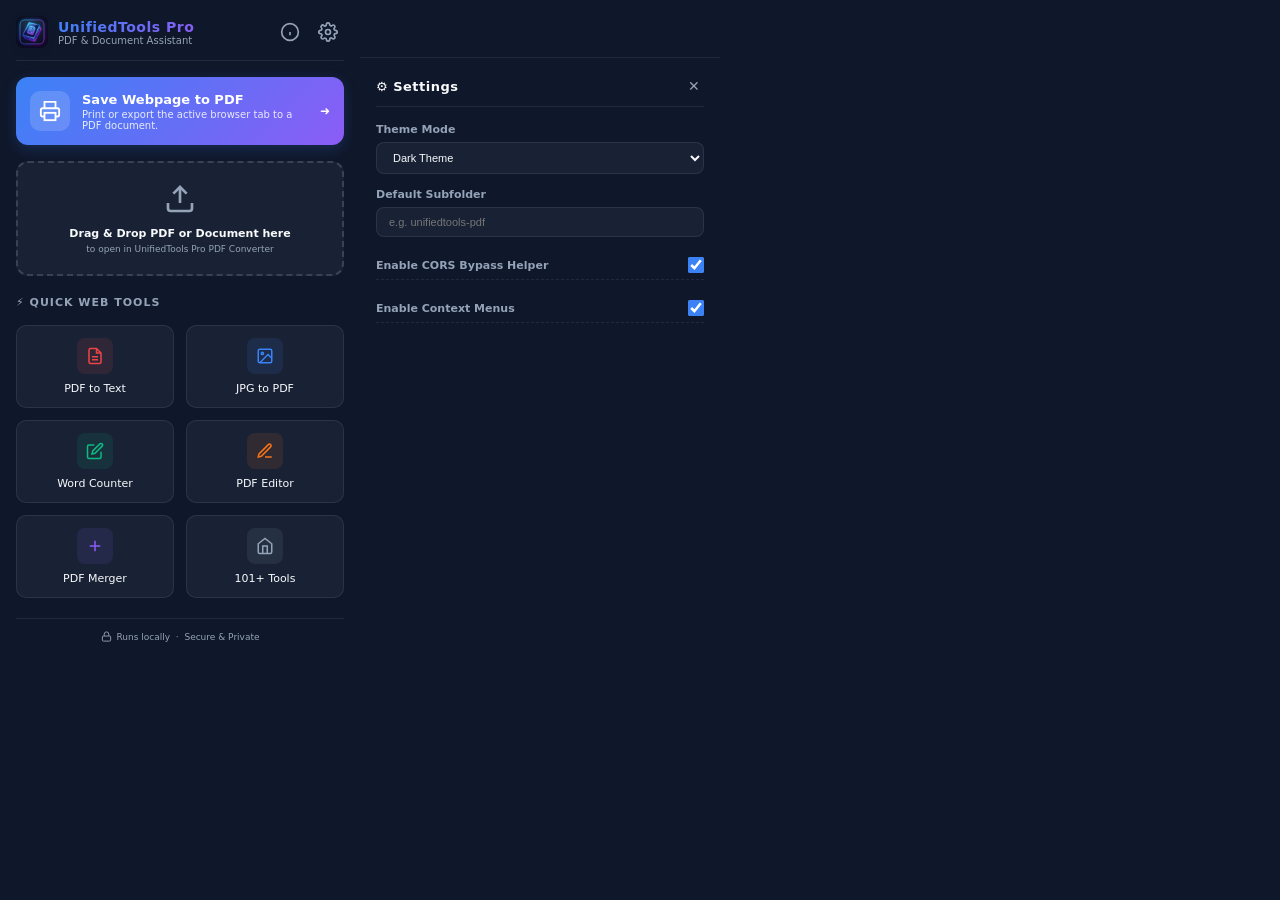
<file: popup/popup.html>
<!DOCTYPE html>
<html lang="en">
<head>
  <meta charset="UTF-8">
  <meta name="viewport" content="width=device-width, initial-scale=1.0">
  <title>UnifiedTools Pro - PDF & Document Assistant</title>
  <link rel="stylesheet" href="popup.css">
</head>
<body>
  <!-- Header -->
  <header class="header">
    <div class="logo-wrap">
      <img src="../icons/icon48.png" class="logo-img" alt="UnifiedTools Pro Logo" style="width: 32px; height: 32px; border-radius: 8px; box-shadow: 0 2px 8px rgba(0, 0, 0, 0.08); object-fit: cover;" />
      <div class="logo-text">
        <span class="brand-title">UnifiedTools Pro</span>
        <span class="brand-subtitle">PDF & Document Assistant</span>
      </div>
    </div>
    <div class="header-actions">
      <button class="about-btn" id="btnToggleAbout" title="About">
        <svg viewBox="0 0 24 24" fill="none" stroke="currentColor" stroke-width="2">
          <circle cx="12" cy="12" r="10"/>
          <line x1="12" y1="16" x2="12" y2="12"/>
          <line x1="12" y1="8" x2="12.01" y2="8"/>
        </svg>
      </button>
      <button class="settings-btn" id="btnToggleSettings" title="Settings">
        <svg viewBox="0 0 24 24" fill="none" stroke="currentColor" stroke-width="2">
          <circle cx="12" cy="12" r="3"/>
          <path d="M19.4 15a1.65 1.65 0 0 0 .33 1.82l.06.06a2 2 0 1 1-2.83 2.83l-.06-.06a1.65 1.65 0 0 0-1.82-.33 1.65 1.65 0 0 0-1 1.51V21a2 2 0 0 1-4 0v-.09A1.65 1.65 0 0 0 9 19.4a1.65 1.65 0 0 0-1.82.33l-.06.06a2 2 0 1 1-2.83-2.83l.06-.06a1.65 1.65 0 0 0 .33-1.82 1.65 1.65 0 0 0-1.51-1H3a2 2 0 0 1 0-4h.09A1.65 1.65 0 0 0 4.6 9a1.65 1.65 0 0 0-.33-1.82l-.06-.06a2 2 0 1 1 2.83-2.83l.06.06a1.65 1.65 0 0 0 1.82.33H9a1.65 1.65 0 0 0 1-1.51V3a2 2 0 0 1 4 0v.09a1.65 1.65 0 0 0 1 1.51 1.65 1.65 0 0 0 1.82-.33l.06-.06a2 2 0 1 1 2.83 2.83l-.06.06a1.65 1.65 0 0 0-.33 1.82V9a1.65 1.65 0 0 0 1.51 1H21a2 2 0 0 1 0 4h-.09a1.65 1.65 0 0 0-1.51 1z"/>
        </svg>
      </button>
    </div>
  </header>

  <!-- Quick Action Core Container -->
  <main class="main-content">
    
    <!-- Action Card: Import Local PDF (Hidden by default) -->
    <div class="action-card local-pdf-card" id="btnImportLocalPdf" style="display: none; background: linear-gradient(135deg, #ef4444, #d97706); margin-bottom: 12px; box-shadow: 0 4px 14px rgba(239, 68, 68, 0.2);">
      <div class="card-icon-wrap">
        <svg viewBox="0 0 24 24" fill="none" stroke="currentColor" stroke-width="2">
          <path d="M14 2H6a2 2 0 0 0-2 2v16a2 2 0 0 0 2 2h12a2 2 0 0 0 2-2V8z"/>
          <polyline points="14 2 14 8 20 8"/>
          <line x1="12" y1="18" x2="12" y2="12"/>
          <polyline points="9 15 12 12 15 15"/>
        </svg>
      </div>
      <div class="card-details">
        <div class="card-title">Edit Opened PDF Visually</div>
        <div class="card-desc">Load this local PDF file directly into our Visual PDF Editor.</div>
      </div>
      <div class="arrow-ico">➜</div>
    </div>
    
    <!-- Action Card: Print Page -->
    <div class="action-card" id="btnPrintPage">
      <div class="card-icon-wrap">
        <svg viewBox="0 0 24 24" fill="none" stroke="currentColor" stroke-width="2">
          <polyline points="6 9 6 2 18 2 18 9"/>
          <path d="M6 18H4a2 2 0 0 1-2-2v-5a2 2 0 0 1 2-2h16a2 2 0 0 1 2 2v5a2 2 0 0 1-2 2h-2"/>
          <rect x="6" y="14" width="12" height="8"/>
        </svg>
      </div>
      <div class="card-details">
        <div class="card-title">Save Webpage to PDF</div>
        <div class="card-desc">Print or export the active browser tab to a PDF document.</div>
      </div>
      <div class="arrow-ico">➜</div>
    </div>

    <!-- Drag & Drop Area -->
    <div class="dropzone" id="dropzone">
      <svg class="cloud-icon" viewBox="0 0 24 24" fill="none" stroke="currentColor" stroke-width="2">
        <path d="M21 15v4a2 2 0 0 1-2 2H5a2 2 0 0 1-2-2v-4"/>
        <polyline points="17 8 12 3 7 8"/>
        <line x1="12" y1="3" x2="12" y2="15"/>
      </svg>
      <div class="drop-text">Drag & Drop PDF or Document here</div>
      <div class="drop-sub">to open in UnifiedTools Pro PDF Converter</div>
      <input type="file" id="fileInput" accept=".pdf,.doc,.docx,.txt" style="display: none;" />
    </div>

    <!-- Section Title -->
    <div class="section-title">⚡ Quick Web Tools</div>

    <!-- Tools Grid -->
    <div class="tools-grid">
      <!-- Tool 1 -->
      <a class="tool-item" href="https://unifiedtoolspro.xyz/tools/pdf-to-text" target="_blank" id="lnkPdfToText">
        <div class="tool-icon red-icon">
          <svg viewBox="0 0 24 24" fill="none" stroke="currentColor" stroke-width="2">
            <path d="M14 2H6a2 2 0 0 0-2 2v16a2 2 0 0 0 2 2h12a2 2 0 0 0 2-2V8z"/>
            <polyline points="14 2 14 8 20 8"/>
            <line x1="16" y1="13" x2="8" y2="13"/>
            <line x1="16" y1="17" x2="8" y2="17"/>
          </svg>
        </div>
        <span class="tool-name">PDF to Text</span>
      </a>

      <!-- Tool 2 -->
      <a class="tool-item" href="https://unifiedtoolspro.xyz/tools/pdf/jpg-to-pdf" target="_blank" id="lnkJpgToPdf">
        <div class="tool-icon blue-icon">
          <svg viewBox="0 0 24 24" fill="none" stroke="currentColor" stroke-width="2">
            <rect x="3" y="3" width="18" height="18" rx="2" ry="2"/>
            <circle cx="8.5" cy="8.5" r="1.5"/>
            <polyline points="21 15 16 10 5 21"/>
          </svg>
        </div>
        <span class="tool-name">JPG to PDF</span>
      </a>

      <!-- Tool 3 -->
      <a class="tool-item" href="https://unifiedtoolspro.xyz/tools/seo/word-counter" target="_blank" id="lnkWordCounter">
        <div class="tool-icon green-icon">
          <svg viewBox="0 0 24 24" fill="none" stroke="currentColor" stroke-width="2">
            <path d="M11 4H4a2 2 0 0 0-2 2v14a2 2 0 0 0 2 2h14a2 2 0 0 0 2-2v-7"/>
            <path d="M18.5 2.5a2.121 2.121 0 1 1 3 3L12 15l-4 1 1-4z"/>
          </svg>
        </div>
        <span class="tool-name">Word Counter</span>
      </a>

      <!-- Tool 4: PDF Editor -->
      <a class="tool-item" href="https://unifiedtoolspro.xyz/tools/pdf/editor" target="_blank" id="lnkPdfEditor">
        <div class="tool-icon orange-icon">
          <svg viewBox="0 0 24 24" fill="none" stroke="currentColor" stroke-width="2">
            <path d="M12 20h9"/>
            <path d="M16.5 3.5a2.12 2.12 0 0 1 3 3L7 19l-4 1 1-4Z"/>
          </svg>
        </div>
        <span class="tool-name">PDF Editor</span>
      </a>

      <!-- Tool 5: PDF Merger -->
      <a class="tool-item" href="https://unifiedtoolspro.xyz/tools/pdf/merger" target="_blank" id="lnkPdfMerger">
        <div class="tool-icon purple-icon">
          <svg viewBox="0 0 24 24" fill="none" stroke="currentColor" stroke-width="2">
            <path d="M12 5v14M5 12h14"/>
          </svg>
        </div>
        <span class="tool-name">PDF Merger</span>
      </a>

      <!-- Tool 6: All Tools -->
      <a class="tool-item" href="https://unifiedtoolspro.xyz" target="_blank" id="lnkAllTools">
        <div class="tool-icon dark-icon">
          <svg viewBox="0 0 24 24" fill="none" stroke="currentColor" stroke-width="2">
            <path d="M3 9l9-7 9 7v11a2 2 0 0 1-2 2H5a2 2 0 0 1-2-2z"/>
            <polyline points="9 22 9 12 15 12 15 22"/>
          </svg>
        </div>
        <span class="tool-name">101+ Tools</span>
      </a>
    </div>

  </main>

  <!-- Footer -->
  <footer class="footer">
    <div class="footer-privacy">
      <svg class="lock-ico" viewBox="0 0 24 24" fill="none" stroke="currentColor" stroke-width="2">
        <rect x="3" y="11" width="18" height="11" rx="2" ry="2"/>
        <path d="M7 11V7a5 5 0 0 1 10 0v4"/>
      </svg>
      Runs locally &nbsp;·&nbsp; Secure & Private
    </div>
  </footer>

  <!-- About Panel (hidden by default) -->
  <div class="settings-panel about-panel" id="aboutPanel">
    <div class="settings-header">
      <span class="settings-title">ℹ️ About Assistant</span>
      <button class="close-settings" id="btnCloseAbout">✕</button>
    </div>
    
    <div class="settings-body about-body">
      <div class="about-app-name">UnifiedTools Pro</div>
      <div class="about-app-meta">Version 1.0.0  ·  Manifest V3</div>
      <div class="about-app-desc">
        Your dynamic PDF and document productivity assistant. Instantly convert webpages to PDF, drag files to convert, and integrate directly with UnifiedTools Pro.
      </div>
      
      <div class="about-sub-title">✨ Features</div>
      <ul class="about-features">
        <li><span class="feat-ico">📄</span> Convert webpages to PDF instantly</li>
        <li><span class="feat-ico">🖱️</span> Submenu context menus for quick actions</li>
        <li><span class="feat-ico">📝</span> Text selection word counter integration</li>
        <li><span class="feat-ico">🖼️</span> JPG to PDF converter link</li>
        <li><span class="feat-ico">📥</span> Local file drag-and-drop auto-filling</li>
        <li><span class="feat-ico">🔒</span> 100% local — no accounts, no tracking</li>
      </ul>
      
      <div class="about-sub-title">🔗 Links</div>
      <div class="about-links">
        <a class="about-link-item" href="https://unifiedtoolspro.xyz" target="_blank">
          Homepage
        </a>
        <a class="about-link-item" href="https://github.com/jahidulislamseo/unifiedtools-pdf-assistant" target="_blank">
          GitHub Support
        </a>
        <a class="about-link-item" href="https://unifiedtoolspro.xyz/privacy" target="_blank">
          Privacy Policy
        </a>
      </div>
      
      <div class="about-privacy-note">
        No data collected  &nbsp;·&nbsp;  No account required  &nbsp;·&nbsp;  Open source
      </div>
    </div>
  </div>

  <!-- Settings Panel (hidden by default) -->
  <div class="settings-panel" id="settingsPanel">
    <div class="settings-header">
      <span class="settings-title">⚙️ Settings</span>
      <button class="close-settings" id="btnCloseSettings">✕</button>
    </div>
    
    <div class="settings-body">
      <!-- Theme Selection -->
      <div class="setting-item">
        <label class="setting-label">Theme Mode</label>
        <select id="settingTheme" class="setting-select">
          <option value="dark">Dark Theme</option>
          <option value="light">Light Theme</option>
        </select>
      </div>

      <!-- Default Subfolder -->
      <div class="setting-item">
        <label class="setting-label">Default Subfolder</label>
        <input type="text" id="settingFolder" class="setting-input" placeholder="e.g. unifiedtools-pdf" />
      </div>

      <!-- CORS Helper Toggle -->
      <div class="setting-item checkbox-item">
        <label class="setting-label" for="settingCors">Enable CORS Bypass Helper</label>
        <input type="checkbox" id="settingCors" checked />
      </div>

      <!-- Context Menus Toggle -->
      <div class="setting-item checkbox-item">
        <label class="setting-label" for="settingMenus">Enable Context Menus</label>
        <input type="checkbox" id="settingMenus" checked />
      </div>
      
      <!-- Save Status Message -->
      <div id="settingsStatus" class="settings-status">Settings saved!</div>
    </div>
  </div>

  <script src="popup.js"></script>
</body>
</html>
</file>
<file: popup/popup.css>
/* =================================================================
   UnifiedTools Pro - PDF & Document Assistant - Stylesheet
   Design system featuring modern glassmorphism and smooth micro-interactions.
   ================================================================= */

:root {
  --bg-primary: #0f172a;
  --bg-card: rgba(30, 41, 59, 0.7);
  --border-card: rgba(255, 255, 255, 0.08);
  --text-main: #f8fafc;
  --text-muted: #94a3b8;
  
  --primary-glow: linear-gradient(135deg, #3b82f6, #8b5cf6);
  --primary-hover: linear-gradient(135deg, #2563eb, #7c3aed);
  
  --color-red: #ef4444;
  --color-blue: #3b82f6;
  --color-green: #10b981;
  --color-purple: #8b5cf6;
  
  --font-sans: 'Inter', system-ui, -apple-system, sans-serif;
  --transition-smooth: all 0.2s cubic-bezier(0.4, 0, 0.2, 1);
}

* {
  box-sizing: border-box;
  margin: 0;
  padding: 0;
}

body {
  width: 360px;
  height: 530px;
  position: relative;
  background-color: var(--bg-primary);
  font-family: var(--font-sans);
  color: var(--text-main);
  overflow: hidden;
  padding: 16px;
  display: flex;
  flex-direction: column;
  gap: 16px;
}

/* ── Header ────────────────────────────────────────── */
.header {
  display: flex;
  align-items: center;
  justify-content: space-between;
  border-bottom: 1px solid var(--border-card);
  padding-bottom: 12px;
}

.logo-wrap {
  display: flex;
  align-items: center;
  gap: 10px;
}

.logo-icon {
  width: 28px;
  height: 28px;
  color: #3b82f6;
  filter: drop-shadow(0 0 6px rgba(59, 130, 246, 0.4));
}

.logo-text {
  display: flex;
  flex-direction: column;
}

.brand-title {
  font-size: 14px;
  font-weight: 700;
  letter-spacing: 0.5px;
  background: var(--primary-glow);
  -webkit-background-clip: text;
  -webkit-text-fill-color: transparent;
}

.brand-subtitle {
  font-size: 10px;
  color: var(--text-muted);
}

/* ── Main Content ──────────────────────────────────── */
.main-content {
  display: flex;
  flex-direction: column;
  gap: 16px;
}

/* ── Primary Action Card: Webpage to PDF ────────────── */
.action-card {
  background: var(--primary-glow);
  border-radius: 12px;
  padding: 14px;
  display: flex;
  align-items: center;
  gap: 12px;
  cursor: pointer;
  box-shadow: 0 4px 14px rgba(59, 130, 246, 0.2);
  transition: var(--transition-smooth);
  user-select: none;
}

.action-card:hover {
  background: var(--primary-hover);
  transform: translateY(-1.5px);
  box-shadow: 0 6px 18px rgba(59, 130, 246, 0.3);
}

.action-card:active {
  transform: translateY(0);
}

.card-icon-wrap {
  width: 40px;
  height: 40px;
  border-radius: 10px;
  background: rgba(255, 255, 255, 0.15);
  display: flex;
  align-items: center;
  justify-content: center;
  color: white;
}

.card-icon-wrap svg {
  width: 22px;
  height: 22px;
}

.card-details {
  flex: 1;
}

.card-title {
  font-size: 13px;
  font-weight: 600;
  color: white;
}

.card-desc {
  font-size: 10px;
  color: rgba(255, 255, 255, 0.85);
  margin-top: 2px;
}

.arrow-ico {
  font-size: 12px;
  color: white;
  transition: var(--transition-smooth);
}

.action-card:hover .arrow-ico {
  transform: translateX(3px);
}

/* ── Drag & Drop Zone ──────────────────────────────── */
.dropzone {
  border: 2px dashed rgba(255, 255, 255, 0.15);
  border-radius: 12px;
  background: var(--bg-card);
  padding: 20px;
  text-align: center;
  cursor: pointer;
  transition: var(--transition-smooth);
}

.dropzone:hover, .dropzone.dragover {
  border-color: #3b82f6;
  background: rgba(30, 41, 59, 0.9);
}

.cloud-icon {
  width: 32px;
  height: 32px;
  color: var(--text-muted);
  margin-bottom: 8px;
  transition: var(--transition-smooth);
}

.dropzone:hover .cloud-icon {
  color: #3b82f6;
  transform: translateY(-2px);
}

.drop-text {
  font-size: 11px;
  font-weight: 600;
  color: var(--text-main);
}

.drop-sub {
  font-size: 9px;
  color: var(--text-muted);
  margin-top: 4px;
}

/* ── Section Title ─────────────────────────────────── */
.section-title {
  font-size: 11px;
  font-weight: 700;
  text-transform: uppercase;
  letter-spacing: 1px;
  color: var(--text-muted);
  margin-top: 4px;
}

/* ── Tools Grid ────────────────────────────────────── */
.tools-grid {
  display: grid;
  grid-template-columns: repeat(2, 1fr);
  gap: 12px;
}

.tool-item {
  background: var(--bg-card);
  border: 1px solid var(--border-card);
  border-radius: 10px;
  padding: 12px;
  display: flex;
  flex-direction: column;
  align-items: center;
  gap: 8px;
  text-decoration: none;
  color: var(--text-main);
  transition: var(--transition-smooth);
  cursor: pointer;
}

.tool-item:hover {
  background: rgba(30, 41, 59, 0.9);
  border-color: rgba(255, 255, 255, 0.15);
  transform: translateY(-1px);
}

.tool-icon {
  width: 36px;
  height: 36px;
  border-radius: 8px;
  display: flex;
  align-items: center;
  justify-content: center;
}

.tool-icon svg {
  width: 18px;
  height: 18px;
}

.tool-name {
  font-size: 11px;
  font-weight: 500;
}

/* Color schemes for icon wrappers */
.red-icon {
  background: rgba(239, 68, 68, 0.1);
  color: var(--color-red);
}
.blue-icon {
  background: rgba(59, 130, 246, 0.1);
  color: var(--color-blue);
}
.green-icon {
  background: rgba(16, 185, 129, 0.1);
  color: var(--color-green);
}
.purple-icon {
  background: rgba(139, 92, 246, 0.1);
  color: var(--color-purple);
}
.orange-icon {
  background: rgba(249, 115, 22, 0.1);
  color: #f97316;
}
.dark-icon {
  background: rgba(148, 163, 184, 0.1);
  color: #94a3b8;
}

/* ── Footer ────────────────────────────────────────── */
.footer {
  border-top: 1px solid var(--border-card);
  padding-top: 12px;
  margin-top: 4px;
  display: flex;
  justify-content: center;
}

.footer-privacy {
  font-size: 9px;
  color: var(--text-muted);
  display: flex;
  align-items: center;
  gap: 5px;
}

.lock-ico {
  width: 11px;
  height: 11px;
  color: var(--text-muted);
}

/* ── Light Theme Overrides ────────────────────────── */
body.light-theme {
  --bg-primary: #f8fafc;
  --bg-card: rgba(241, 245, 249, 0.9);
  --border-card: rgba(15, 23, 42, 0.08);
  --text-main: #0f172a;
  --text-muted: #64748b;
}

body.light-theme .dropzone {
  border-color: rgba(15, 23, 42, 0.15);
}

body.light-theme .action-card {
  box-shadow: 0 4px 14px rgba(59, 130, 246, 0.15);
}

/* ── Settings Gear Button ─────────────────────────── */
.settings-btn {
  background: none;
  border: none;
  cursor: pointer;
  padding: 6px;
  color: var(--text-muted);
  display: flex;
  align-items: center;
  justify-content: center;
  border-radius: 6px;
  transition: var(--transition-smooth);
}

.settings-btn:hover {
  background: var(--border-card);
  color: #3b82f6;
}

.settings-btn svg {
  width: 20px;
  height: 20px;
}

@keyframes gear-spin {
  100% { transform: rotate(360deg); }
}

.settings-btn:hover svg {
  animation: gear-spin 2.5s linear infinite;
}

/* ── Settings Panel Drawer ────────────────────────── */
.settings-panel {
  position: absolute;
  top: 57px;
  left: 100%;
  width: 100%;
  height: calc(100% - 57px);
  background-color: var(--bg-primary);
  border-top: 1px solid var(--border-card);
  transition: left 0.28s cubic-bezier(0.4, 0, 0.2, 1);
  z-index: 1000;
  padding: 16px;
  display: flex;
  flex-direction: column;
  gap: 16px;
  overflow-y: auto;
}

.settings-panel::-webkit-scrollbar {
  width: 5px;
}

.settings-panel::-webkit-scrollbar-track {
  background: transparent;
}

.settings-panel::-webkit-scrollbar-thumb {
  background: var(--border-card);
  border-radius: 4px;
}

.settings-panel.show {
  left: 0;
}

.settings-header {
  display: flex;
  align-items: center;
  justify-content: space-between;
  border-bottom: 1px solid var(--border-card);
  padding-bottom: 8px;
}

.settings-title {
  font-size: 13px;
  font-weight: 700;
  letter-spacing: 0.5px;
}

.close-settings {
  background: none;
  border: none;
  font-size: 14px;
  color: var(--text-muted);
  cursor: pointer;
  padding: 4px;
  transition: var(--transition-smooth);
}

.close-settings:hover {
  color: var(--text-main);
  transform: scale(1.1);
}

.settings-body {
  display: flex;
  flex-direction: column;
  gap: 14px;
  flex: 1;
  padding-bottom: 24px;
}

/* ── Setting Control Items ────────────────────────── */
.setting-item {
  display: flex;
  flex-direction: column;
  gap: 6px;
}

.setting-label {
  font-size: 11px;
  font-weight: 600;
  color: var(--text-muted);
}

.setting-input, .setting-select {
  width: 100%;
  background: var(--bg-card);
  border: 1px solid var(--border-card);
  border-radius: 8px;
  padding: 8px 12px;
  font-size: 11px;
  color: var(--text-main);
  outline: none;
  transition: var(--transition-smooth);
}

.setting-input:focus, .setting-select:focus {
  border-color: #3b82f6;
  box-shadow: 0 0 0 2px rgba(59, 130, 246, 0.2);
}

/* Checkbox settings styling */
.checkbox-item {
  flex-direction: row;
  align-items: center;
  justify-content: space-between;
  padding: 6px 0;
  border-bottom: 1px dashed var(--border-card);
}

.checkbox-item .setting-label {
  cursor: pointer;
}

.checkbox-item input[type="checkbox"] {
  width: 16px;
  height: 16px;
  cursor: pointer;
  accent-color: #3b82f6;
}

/* Save Status Indicator */
.settings-status {
  font-size: 10px;
  color: var(--color-green);
  text-align: center;
  font-weight: 600;
  opacity: 0;
  transition: opacity 0.2s ease;
  margin-top: auto;
}

.settings-status.show {
  opacity: 1;
}

/* ── Header Actions Flex ──────────────────────────── */
.header-actions {
  display: flex;
  align-items: center;
  gap: 6px;
}

/* About Button */
.about-btn {
  background: none;
  border: none;
  cursor: pointer;
  padding: 6px;
  color: var(--text-muted);
  display: flex;
  align-items: center;
  justify-content: center;
  border-radius: 6px;
  transition: var(--transition-smooth);
}

.about-btn:hover {
  background: var(--border-card);
  color: #8b5cf6;
}

.about-btn svg {
  width: 20px;
  height: 20px;
}

/* ── About Panel Drawer Styling ───────────────────── */
.about-panel {
  /* inherits settings-panel classes */
}

.about-body {
  padding-top: 4px;
}

.about-app-name {
  font-size: 16px;
  font-weight: 800;
  background: var(--primary-glow);
  -webkit-background-clip: text;
  -webkit-text-fill-color: transparent;
  text-align: center;
  margin-top: 4px;
  letter-spacing: 0.5px;
}

.about-app-meta {
  font-size: 9px;
  color: var(--text-muted);
  text-align: center;
  margin-bottom: 12px;
}

.about-app-desc {
  font-size: 11px;
  color: var(--text-muted);
  text-align: center;
  line-height: 1.5;
  margin-bottom: 12px;
  background: var(--bg-card);
  padding: 10px;
  border-radius: 8px;
  border: 1px solid var(--border-card);
}

.about-sub-title {
  font-size: 10px;
  font-weight: 700;
  color: var(--text-main);
  margin: 14px 0 6px 0;
  border-bottom: 1px dashed var(--border-card);
  padding-bottom: 4px;
  text-transform: uppercase;
  letter-spacing: 0.8px;
}

.about-features {
  list-style: none;
  display: flex;
  flex-direction: column;
  gap: 8px;
  font-size: 11px;
  color: var(--text-muted);
  padding-left: 4px;
}

.about-features li {
  display: flex;
  align-items: center;
  gap: 8px;
}

.about-features .feat-ico {
  display: flex;
  align-items: center;
  justify-content: center;
  width: 18px;
  font-size: 12px;
}

.about-links {
  display: flex;
  gap: 8px;
  justify-content: space-between;
  margin-top: 4px;
}

.about-link-item {
  flex: 1;
  text-align: center;
  background: var(--bg-card);
  border: 1px solid var(--border-card);
  border-radius: 8px;
  padding: 6px;
  font-size: 10px;
  text-decoration: none;
  color: var(--text-main);
  transition: var(--transition-smooth);
}

.about-link-item:hover {
  border-color: #3b82f6;
  background: rgba(59, 130, 246, 0.05);
  transform: translateY(-0.5px);
}

.about-privacy-note {
  font-size: 9px;
  color: var(--text-muted);
  text-align: center;
  margin-top: auto;
  padding-top: 10px;
  border-top: 1px solid var(--border-card);
}
</file>
